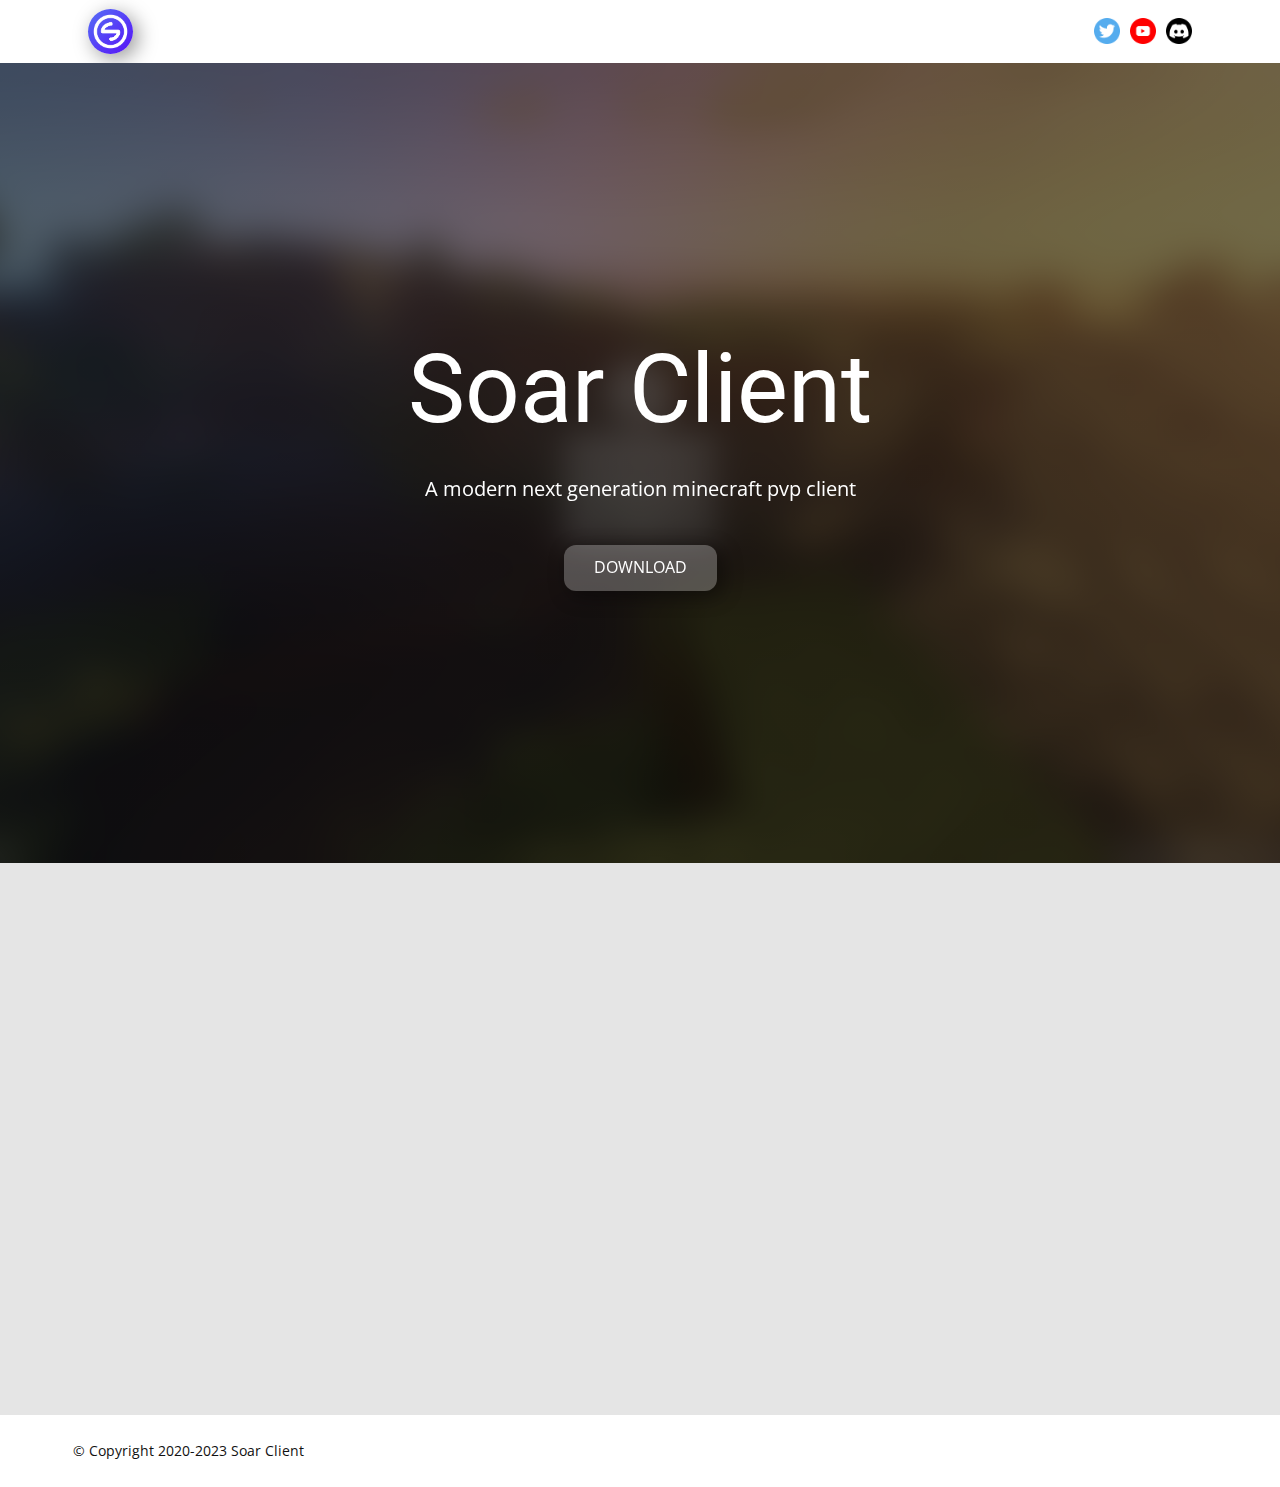
<file: index.html>
<!DOCTYPE html>
<html style="font-size: 16px;" lang="en"><head>
    <meta name="viewport" content="width=device-width, initial-scale=1.0">
    <meta charset="utf-8">
    <meta name="keywords" content="">
    <meta name="description" content="​A modern next generation minecraft pvp client">
    <title>Soar Client</title>
    <link rel="stylesheet" href="nicepage.css" media="screen">
<link rel="stylesheet" href="Soar-Client.css" media="screen">
    <script class="u-script" type="text/javascript" src="jquery.js" defer=""></script>
    <script class="u-script" type="text/javascript" src="nicepage.js" defer=""></script>
    <meta name="generator" content="Nicepage 5.1.5, nicepage.com">
    <meta property="og:title" content="Soar Client">
    <meta property="og:description" content="​A modern next generation minecraft pvp client">
    <meta property="og:image" content="images/blured.png">
    <link id="u-theme-google-font" rel="stylesheet" href="https://fonts.googleapis.com/css?family=Roboto:100,100i,300,300i,400,400i,500,500i,700,700i,900,900i|Open+Sans:300,300i,400,400i,500,500i,600,600i,700,700i,800,800i">
    
    
    
    <script type="application/ld+json">{
		"@context": "http://schema.org",
		"@type": "Organization",
		"name": "Site1",
		"sameAs": [
				"https://twitter.com/Soar_Client",
				"https://www.youtube.com/@EldoDebug",
				"https://discord.gg/NX8nffeJct"
		]
}</script>
    <meta name="theme-color" content="#478ac9">
    <meta name="twitter:site" content="@">
    <meta name="twitter:card" content="summary_large_image">
    <meta name="twitter:title" content="Soar Client">
    <meta name="twitter:description" content="Site1">
    <meta property="og:type" content="website">
  </head>
  <body data-home-page="Soar-Client.html" data-home-page-title="Soar Client" class="u-body u-xl-mode" data-lang="en"><header class="u-align-center-sm u-align-center-xs u-clearfix u-header u-header" id="sec-25a6"><div class="u-clearfix u-sheet u-sheet-1">
        <div class="u-social-icons u-spacing-10 u-social-icons-1">
          <a class="u-social-url" target="_blank" data-type="Twitter" title="twitter" href="https://twitter.com/Soar_Client"><span class="u-file-icon u-icon u-social-icon u-social-twitter u-icon-1"><img src="images/3670151-6cbcf819.png" alt=""></span>
          </a>
          <a class="u-social-url" target="_blank" data-type="YouTube" title="YouTube" href="https://www.youtube.com/@EldoDebug"><span class="u-file-icon u-icon u-social-icon u-social-youtube u-icon-2"><img src="images/3670147.png" alt=""></span>
          </a>
          <a class="u-social-url" target="_blank" data-type="Facebook" title="Discord" href="https://discord.gg/NX8nffeJct"><span class="u-file-icon u-icon u-social-facebook u-social-icon u-icon-3"><img src="images/5968968.png" alt=""></span>
          </a>
        </div>
        <div class="u-image u-image-circle u-preserve-proportions u-image-1" alt="" data-image-width="1080" data-image-height="1080"></div>
      </div></header>
    <section class="u-align-center u-clearfix u-image u-shading u-section-1" src="" data-image-width="1920" data-image-height="1057" id="sec-183f">
      <div class="u-clearfix u-sheet u-sheet-1">
        <h1 class="u-text u-text-default u-title u-text-1" data-animation-name="customAnimationIn" data-animation-duration="1000">Soar Client</h1>
        <p class="u-large-text u-text u-text-default u-text-variant u-text-2" data-animation-name="customAnimationIn" data-animation-duration="1000" data-animation-delay="0"> A modern next generation minecraft pvp client</p>
        <a href="https://github.com/Soar-Client/SoarClient-Data/releases/download/Soar/Soar.Installer.exe" class="u-border-none u-btn u-btn-round u-button-style u-custom-color-1 u-hover-feature u-radius-12 u-text-body-alt-color u-btn-1" data-animation-name="customAnimationIn" data-animation-duration="1000" data-animation-delay="0">download</a>
      </div>
      
    </section>
    <section class="u-clearfix u-grey-10 u-section-2" id="sec-a697">
      <div class="u-clearfix u-sheet u-valign-middle-lg u-valign-middle-xl u-sheet-1">
        <div class="u-expanded-width u-list u-list-1">
          <div class="u-repeater u-repeater-1">
            <div class="u-container-style u-list-item u-repeater-item u-list-item-1" data-animation-name="customAnimationIn" data-animation-duration="1000">
              <div class="u-container-layout u-similar-container u-container-layout-1">
                <img alt="" class="u-expanded-width u-hover-feature u-image u-image-round u-radius-14 u-image-1" data-image-width="904" data-image-height="564" src="images/2022-12-14_14.30.01.png">
                <h3 class="u-text u-text-default u-text-1">Modern design</h3>
                <p class="u-text u-text-2"> Soar puts a lot of effort into its design and has very clean visuals</p>
              </div>
            </div>
            <div class="u-container-style u-list-item u-repeater-item u-list-item-2" data-animation-name="customAnimationIn" data-animation-duration="1000">
              <div class="u-container-layout u-similar-container u-container-layout-2">
                <img alt="" class="u-expanded-width u-hover-feature u-image u-image-round u-radius-14 u-image-2" data-image-width="904" data-image-height="564" src="images/2022-12-14_14.28.50.png">
                <h3 class="u-text u-text-default u-text-3"> Countless mods<br>
                </h3>
                <p class="u-text u-text-4"> Over 80 mods and different settings</p>
              </div>
            </div>
            <div class="u-container-style u-list-item u-repeater-item u-list-item-3" data-animation-name="customAnimationIn" data-animation-duration="1000">
              <div class="u-container-layout u-similar-container u-container-layout-3">
                <img alt="" class="u-expanded-width u-hover-feature u-image u-image-round u-radius-14 u-image-3" data-image-width="904" data-image-height="564" src="images/2022-12-14_14.28.26.png">
                <h3 class="u-text u-text-default u-text-5"> Features like no other</h3>
                <p class="u-text u-text-6"> Soar has a Map Viewer and music player and screenshot viewer<br>We plan to add more features by request<br>
                </p>
              </div>
            </div>
          </div>
        </div>
      </div>
      
      
      
    </section>
    
    
    <footer class="u-align-center u-clearfix u-footer u-white u-footer" id="sec-aa3d"><div class="u-clearfix u-sheet u-sheet-1">
        <p class="u-small-text u-text u-text-variant u-text-1"> © Copyright 2020-2023 Soar Client</p>
      </div></footer>
  
</body></html>
</file>
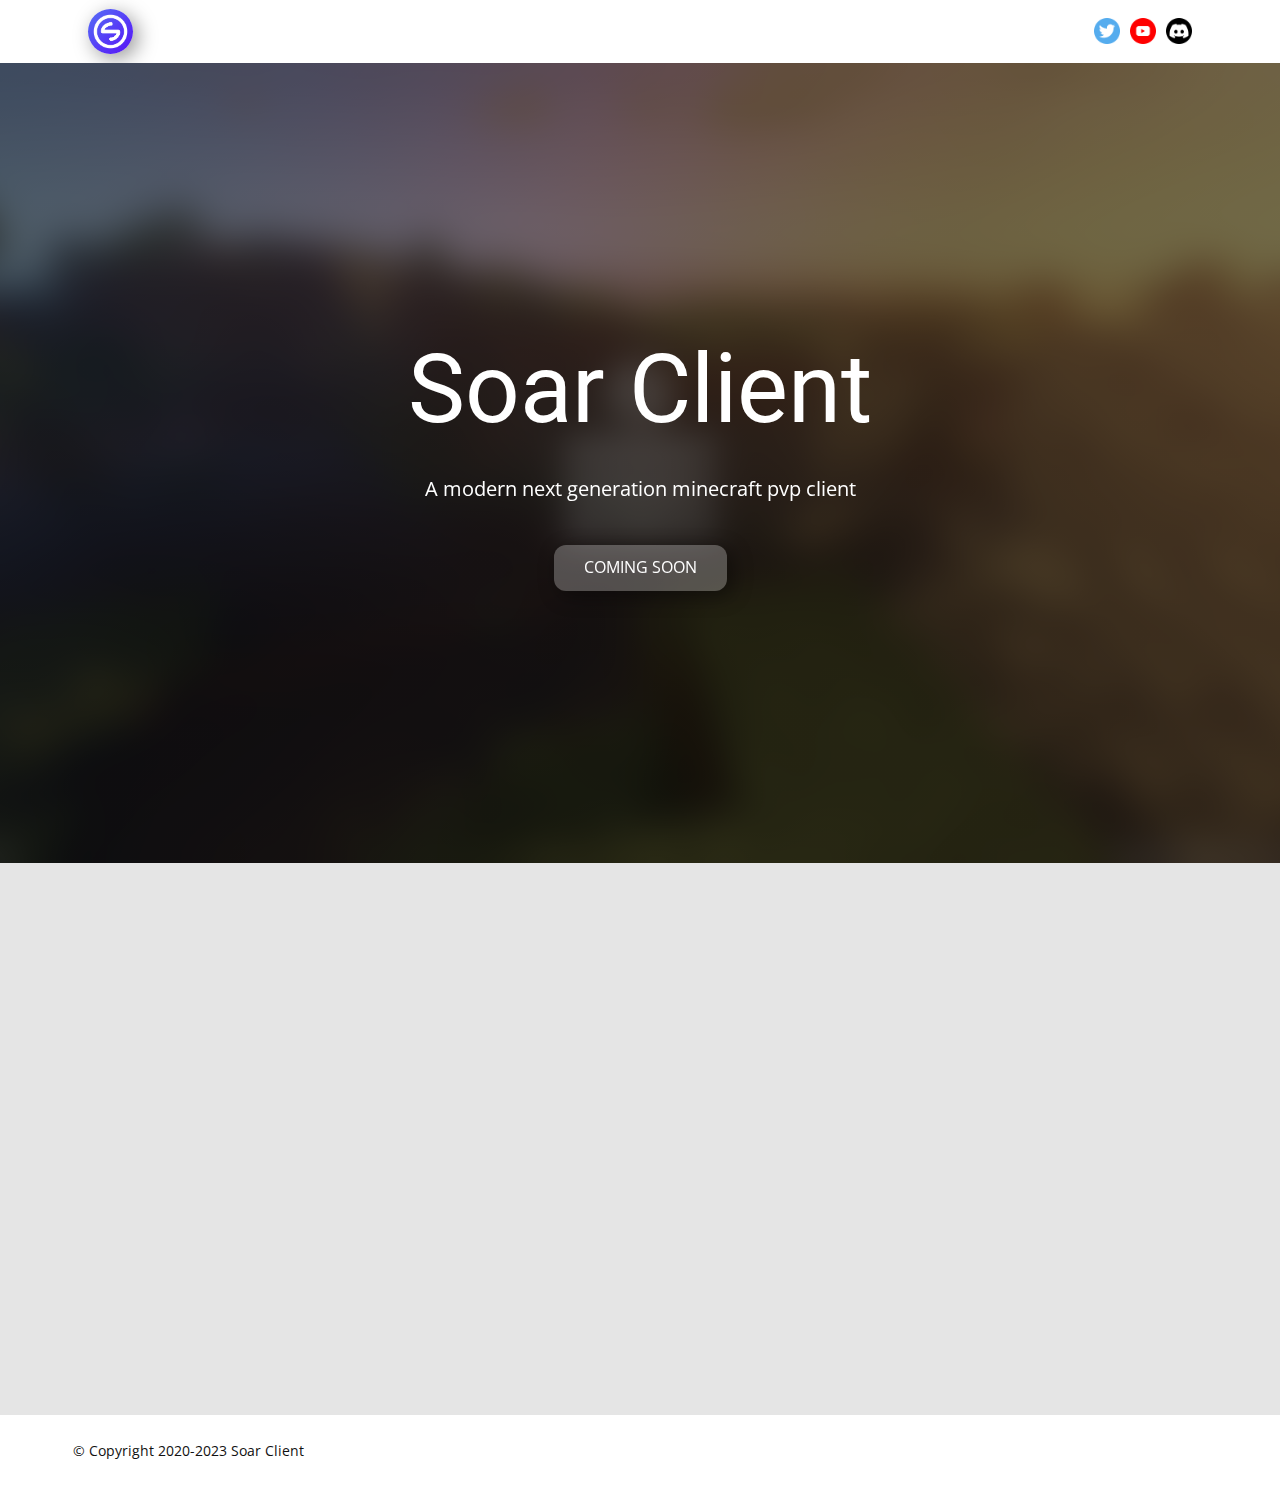
<file: About.html>
<!DOCTYPE html>
<html style="font-size: 16px;" lang="en"><head>
    <meta name="viewport" content="width=device-width, initial-scale=1.0">
    <meta charset="utf-8">
    <meta name="keywords" content="">
    <meta name="description" content="">
    <title>About</title>
    <link rel="stylesheet" href="nicepage.css" media="screen">
<link rel="stylesheet" href="About.css" media="screen">
    <script class="u-script" type="text/javascript" src="jquery.js" defer=""></script>
    <script class="u-script" type="text/javascript" src="nicepage.js" defer=""></script>
    <meta name="generator" content="Nicepage 5.1.5, nicepage.com">
    <link id="u-theme-google-font" rel="stylesheet" href="https://fonts.googleapis.com/css?family=Roboto:100,100i,300,300i,400,400i,500,500i,700,700i,900,900i|Open+Sans:300,300i,400,400i,500,500i,600,600i,700,700i,800,800i">
    
    
    
    <script type="application/ld+json">{
		"@context": "http://schema.org",
		"@type": "Organization",
		"name": "Site1",
		"sameAs": [
				"https://twitter.com/Soar_Client",
				"https://www.youtube.com/@EldoDebug",
				"https://discord.gg/NX8nffeJct"
		]
}</script>
    <meta name="theme-color" content="#478ac9">
    <meta name="twitter:site" content="@">
    <meta name="twitter:card" content="summary_large_image">
    <meta name="twitter:title" content="About">
    <meta name="twitter:description" content="Site1">
    <meta property="og:title" content="About">
    <meta property="og:description" content="">
    <meta property="og:type" content="website">
  </head>
  <body class="u-body u-xl-mode" data-lang="en"><header class="u-align-center-sm u-align-center-xs u-clearfix u-header u-header" id="sec-25a6"><div class="u-clearfix u-sheet u-sheet-1">
        <div class="u-social-icons u-spacing-10 u-social-icons-1">
          <a class="u-social-url" target="_blank" data-type="Twitter" title="twitter" href="https://twitter.com/Soar_Client"><span class="u-file-icon u-icon u-social-icon u-social-twitter u-icon-1"><img src="images/3670151-6cbcf819.png" alt=""></span>
          </a>
          <a class="u-social-url" target="_blank" data-type="YouTube" title="YouTube" href="https://www.youtube.com/@EldoDebug"><span class="u-file-icon u-icon u-social-icon u-social-youtube u-icon-2"><img src="images/3670147.png" alt=""></span>
          </a>
          <a class="u-social-url" target="_blank" data-type="Facebook" title="Discord" href="https://discord.gg/NX8nffeJct"><span class="u-file-icon u-icon u-social-facebook u-social-icon u-icon-3"><img src="images/5968968.png" alt=""></span>
          </a>
        </div>
        <div class="u-image u-image-circle u-preserve-proportions u-image-1" alt="" data-image-width="1080" data-image-height="1080"></div>
      </div></header>
    <section class="u-align-center u-clearfix u-image u-shading u-section-1" src="" data-image-width="1920" data-image-height="1057" id="sec-183f">
      <div class="u-clearfix u-sheet u-sheet-1">
        <h1 class="u-text u-text-default u-title u-text-1" data-animation-name="customAnimationIn" data-animation-duration="1000">Soar Client</h1>
        <p class="u-large-text u-text u-text-default u-text-variant u-text-2" data-animation-name="customAnimationIn" data-animation-duration="1000" data-animation-delay="0"> A modern next generation minecraft pvp client</p>
        <a href="https://www.youtube.com/channel/UCJYcrccMmfPw3-0EZneKNEA" class="u-border-none u-btn u-btn-round u-button-style u-custom-color-1 u-hover-feature u-radius-12 u-text-body-alt-color u-btn-1" data-animation-name="customAnimationIn" data-animation-duration="1000" data-animation-delay="0">coming soon</a>
      </div>
      
    </section>
    <section class="u-clearfix u-grey-10 u-section-2" id="sec-a697">
      <div class="u-clearfix u-sheet u-valign-middle-lg u-valign-middle-xl u-sheet-1">
        <div class="u-expanded-width u-list u-list-1">
          <div class="u-repeater u-repeater-1">
            <div class="u-container-style u-list-item u-repeater-item u-list-item-1" data-animation-name="customAnimationIn" data-animation-duration="1000">
              <div class="u-container-layout u-similar-container u-container-layout-1">
                <img alt="" class="u-expanded-width u-hover-feature u-image u-image-round u-radius-14 u-image-1" data-image-width="904" data-image-height="564" src="images/2022-12-14_14.30.01.png">
                <h3 class="u-text u-text-default u-text-1">Modern design</h3>
                <p class="u-text u-text-2"> Soar puts a lot of effort into its design and has very clean visuals</p>
              </div>
            </div>
            <div class="u-container-style u-list-item u-repeater-item u-list-item-2" data-animation-name="customAnimationIn" data-animation-duration="1000">
              <div class="u-container-layout u-similar-container u-container-layout-2">
                <img alt="" class="u-expanded-width u-hover-feature u-image u-image-round u-radius-14 u-image-2" data-image-width="904" data-image-height="564" src="images/2022-12-14_14.28.50.png">
                <h3 class="u-text u-text-default u-text-3"> Countless mods<br>
                </h3>
                <p class="u-text u-text-4"> Over 80 mods and different settings</p>
              </div>
            </div>
            <div class="u-container-style u-list-item u-repeater-item u-list-item-3" data-animation-name="customAnimationIn" data-animation-duration="1000">
              <div class="u-container-layout u-similar-container u-container-layout-3">
                <img alt="" class="u-expanded-width u-hover-feature u-image u-image-round u-radius-14 u-image-3" data-image-width="904" data-image-height="564" src="images/2022-12-14_14.28.26.png">
                <h3 class="u-text u-text-default u-text-5"> Features like no other</h3>
                <p class="u-text u-text-6"> Soar has a Map Viewer and music player and screenshot viewer<br>We plan to add more features by request<br>
                </p>
              </div>
            </div>
          </div>
        </div>
      </div>
      
      
      
    </section>
    
    
    <footer class="u-align-center u-clearfix u-footer u-white u-footer" id="sec-aa3d"><div class="u-clearfix u-sheet u-sheet-1">
        <p class="u-small-text u-text u-text-variant u-text-1"> © Copyright 2020-2023 Soar Client</p>
      </div></footer>
  
</body></html>
</file>
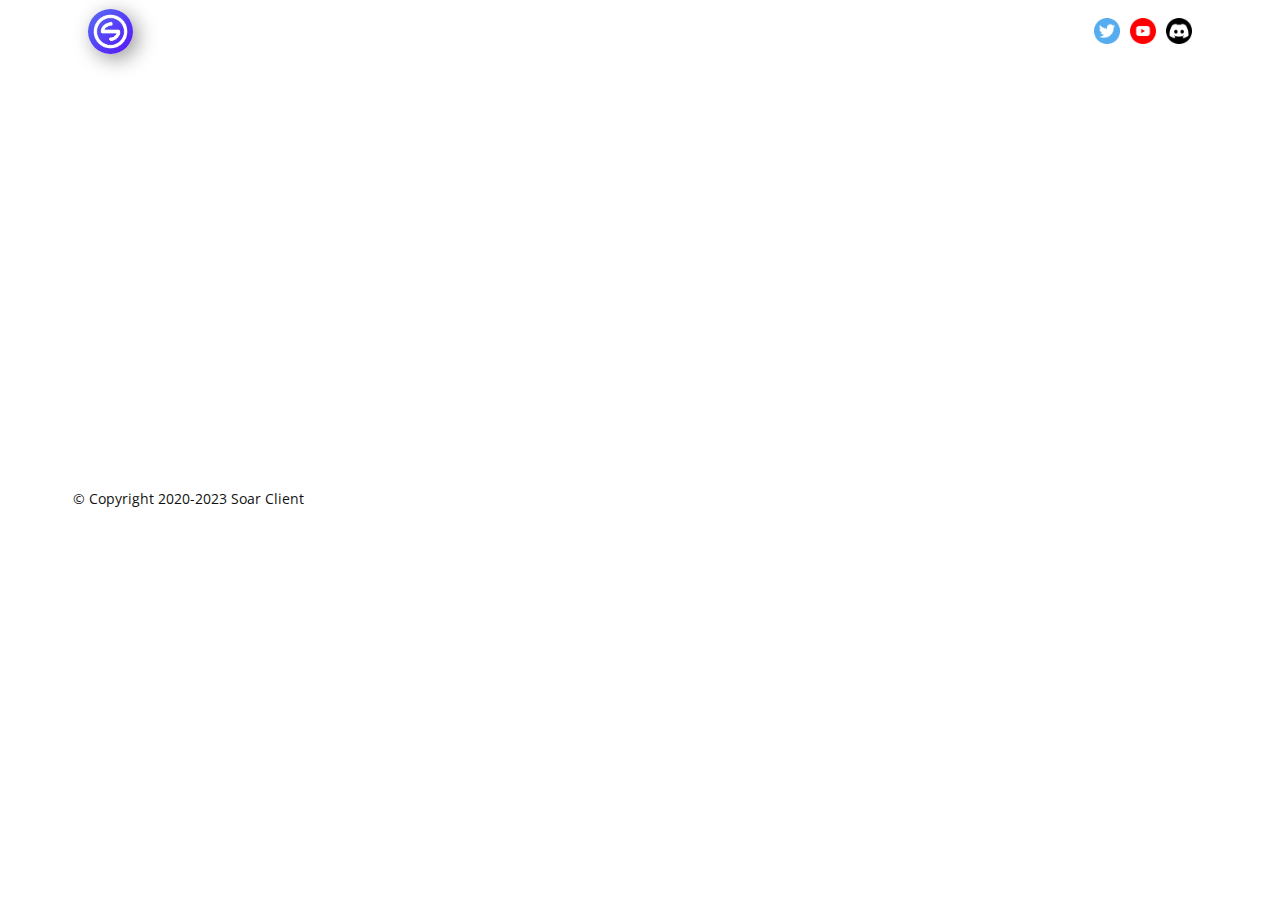
<file: Contact.html>
<!DOCTYPE html>
<html style="font-size: 16px;" lang="en"><head>
    <meta name="viewport" content="width=device-width, initial-scale=1.0">
    <meta charset="utf-8">
    <meta name="keywords" content="">
    <meta name="description" content="">
    <title>Contact</title>
    <link rel="stylesheet" href="nicepage.css" media="screen">
<link rel="stylesheet" href="Contact.css" media="screen">
    <script class="u-script" type="text/javascript" src="jquery.js" defer=""></script>
    <script class="u-script" type="text/javascript" src="nicepage.js" defer=""></script>
    <meta name="generator" content="Nicepage 5.1.5, nicepage.com">
    <link id="u-theme-google-font" rel="stylesheet" href="https://fonts.googleapis.com/css?family=Roboto:100,100i,300,300i,400,400i,500,500i,700,700i,900,900i|Open+Sans:300,300i,400,400i,500,500i,600,600i,700,700i,800,800i">
    
    
    <script type="application/ld+json">{
		"@context": "http://schema.org",
		"@type": "Organization",
		"name": "Site1",
		"sameAs": [
				"https://twitter.com/Soar_Client",
				"https://www.youtube.com/@EldoDebug",
				"https://discord.gg/NX8nffeJct"
		]
}</script>
    <meta name="theme-color" content="#478ac9">
    <meta name="twitter:site" content="@">
    <meta name="twitter:card" content="summary_large_image">
    <meta name="twitter:title" content="Contact">
    <meta name="twitter:description" content="Site1">
    <meta property="og:title" content="Contact">
    <meta property="og:description" content="">
    <meta property="og:type" content="website">
  </head>
  <body class="u-body u-xl-mode" data-lang="en"><header class="u-align-center-sm u-align-center-xs u-clearfix u-header u-header" id="sec-25a6"><div class="u-clearfix u-sheet u-sheet-1">
        <div class="u-social-icons u-spacing-10 u-social-icons-1">
          <a class="u-social-url" target="_blank" data-type="Twitter" title="twitter" href="https://twitter.com/Soar_Client"><span class="u-file-icon u-icon u-social-icon u-social-twitter u-icon-1"><img src="images/3670151-6cbcf819.png" alt=""></span>
          </a>
          <a class="u-social-url" target="_blank" data-type="YouTube" title="YouTube" href="https://www.youtube.com/@EldoDebug"><span class="u-file-icon u-icon u-social-icon u-social-youtube u-icon-2"><img src="images/3670147.png" alt=""></span>
          </a>
          <a class="u-social-url" target="_blank" data-type="Facebook" title="Discord" href="https://discord.gg/NX8nffeJct"><span class="u-file-icon u-icon u-social-facebook u-social-icon u-icon-3"><img src="images/5968968.png" alt=""></span>
          </a>
        </div>
        <div class="u-image u-image-circle u-preserve-proportions u-image-1" alt="" data-image-width="1080" data-image-height="1080"></div>
      </div></header>
    <section class="u-clearfix u-section-1" id="sec-6cc5">
      <div class="u-clearfix u-sheet u-sheet-1"></div>
    </section>
    
    
    <footer class="u-align-center u-clearfix u-footer u-white u-footer" id="sec-aa3d"><div class="u-clearfix u-sheet u-sheet-1">
        <p class="u-small-text u-text u-text-variant u-text-1"> © Copyright 2020-2023 Soar Client</p>
      </div></footer>
  
</body></html>
</file>
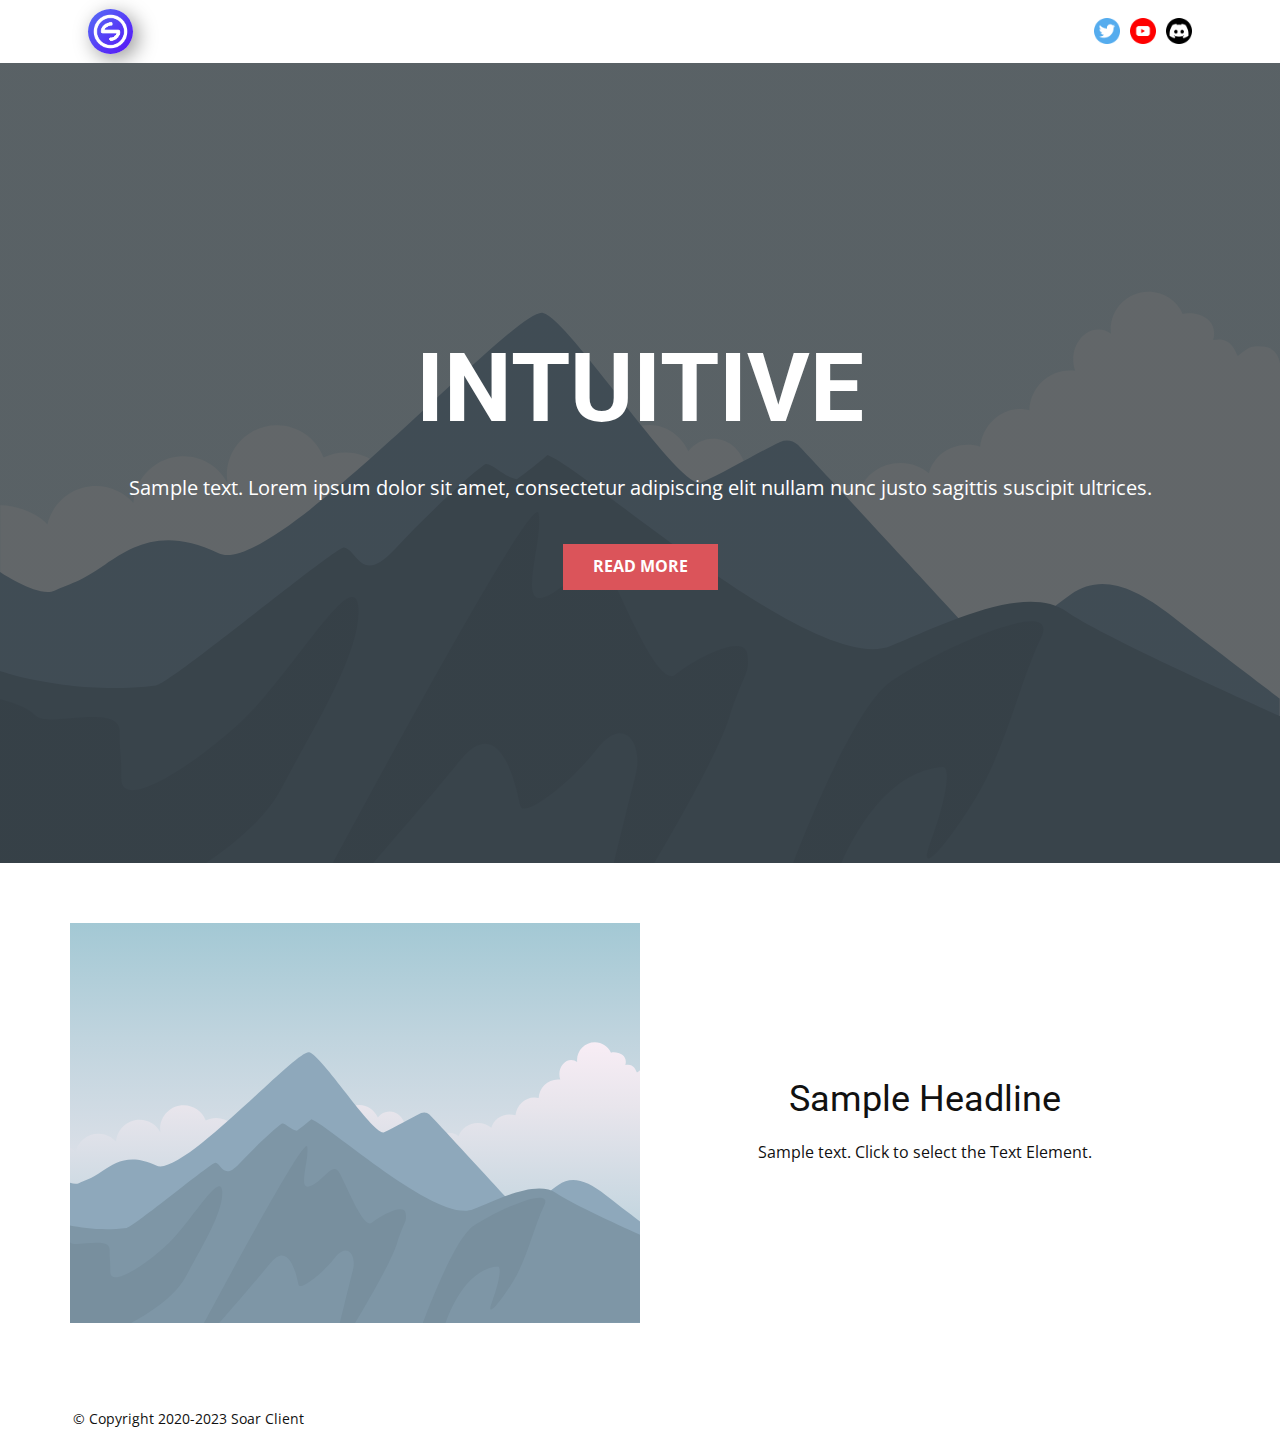
<file: Page-1.html>
<!DOCTYPE html>
<html style="font-size: 16px;" lang="en"><head>
    <meta name="viewport" content="width=device-width, initial-scale=1.0">
    <meta charset="utf-8">
    <meta name="keywords" content="INTUITIVE">
    <meta name="description" content="">
    <title>Page 1</title>
    <link rel="stylesheet" href="nicepage.css" media="screen">
<link rel="stylesheet" href="Page-1.css" media="screen">
    <script class="u-script" type="text/javascript" src="jquery.js" defer=""></script>
    <script class="u-script" type="text/javascript" src="nicepage.js" defer=""></script>
    <meta name="generator" content="Nicepage 5.1.5, nicepage.com">
    <link id="u-theme-google-font" rel="stylesheet" href="https://fonts.googleapis.com/css?family=Roboto:100,100i,300,300i,400,400i,500,500i,700,700i,900,900i|Open+Sans:300,300i,400,400i,500,500i,600,600i,700,700i,800,800i">
    
    
    
    <script type="application/ld+json">{
		"@context": "http://schema.org",
		"@type": "Organization",
		"name": "Site1",
		"sameAs": [
				"https://twitter.com/Soar_Client",
				"https://www.youtube.com/@EldoDebug",
				"https://discord.gg/NX8nffeJct"
		]
}</script>
    <meta name="theme-color" content="#478ac9">
    <meta name="twitter:site" content="@">
    <meta name="twitter:card" content="summary_large_image">
    <meta name="twitter:title" content="Page 1">
    <meta name="twitter:description" content="Site1">
    <meta property="og:title" content="Page 1">
    <meta property="og:description" content="">
    <meta property="og:type" content="website">
  </head>
  <body class="u-body u-xl-mode" data-lang="en"><header class="u-align-center-sm u-align-center-xs u-clearfix u-header u-header" id="sec-25a6"><div class="u-clearfix u-sheet u-sheet-1">
        <div class="u-social-icons u-spacing-10 u-social-icons-1">
          <a class="u-social-url" target="_blank" data-type="Twitter" title="twitter" href="https://twitter.com/Soar_Client"><span class="u-file-icon u-icon u-social-icon u-social-twitter u-icon-1"><img src="images/3670151-6cbcf819.png" alt=""></span>
          </a>
          <a class="u-social-url" target="_blank" data-type="YouTube" title="YouTube" href="https://www.youtube.com/@EldoDebug"><span class="u-file-icon u-icon u-social-icon u-social-youtube u-icon-2"><img src="images/3670147.png" alt=""></span>
          </a>
          <a class="u-social-url" target="_blank" data-type="Facebook" title="Discord" href="https://discord.gg/NX8nffeJct"><span class="u-file-icon u-icon u-social-facebook u-social-icon u-icon-3"><img src="images/5968968.png" alt=""></span>
          </a>
        </div>
        <div class="u-image u-image-circle u-preserve-proportions u-image-1" alt="" data-image-width="1080" data-image-height="1080"></div>
      </div></header>
    <section class="u-align-center u-clearfix u-image u-shading u-section-1" src="" data-image-width="256" data-image-height="256" id="sec-1f3e">
      <div class="u-clearfix u-sheet u-valign-middle u-sheet-1">
        <h1 class="u-text u-text-default u-title u-text-1">INTUITIVE</h1>
        <p class="u-large-text u-text u-text-default u-text-variant u-text-2">Sample text. Lorem ipsum dolor sit amet, consectetur adipiscing elit nullam nunc justo sagittis suscipit ultrices.</p>
        <a href="#" class="u-btn u-button-style u-palette-2-base u-btn-1">Read More</a>
      </div>
    </section>
    <section class="u-clearfix u-section-2" id="sec-b53d">
      <div class="u-clearfix u-sheet u-sheet-1">
        <div class="u-clearfix u-expanded-width u-layout-wrap u-layout-wrap-1">
          <div class="u-layout">
            <div class="u-layout-row">
              <div class="u-container-style u-image u-layout-cell u-size-30 u-image-1" data-image-width="400" data-image-height="265">
                <div class="u-container-layout u-container-layout-1"></div>
              </div>
              <div class="u-container-align-center u-container-style u-layout-cell u-size-30 u-layout-cell-2">
                <div class="u-container-layout u-valign-middle u-container-layout-2">
                  <h2 class="u-align-center u-text u-text-default u-text-1">Sample Headline</h2>
                  <p class="u-align-center u-text u-text-default u-text-2">Sample text. Click to select the Text Element.</p>
                </div>
              </div>
            </div>
          </div>
        </div>
      </div>
    </section>
    
    
    <footer class="u-align-center u-clearfix u-footer u-white u-footer" id="sec-aa3d"><div class="u-clearfix u-sheet u-sheet-1">
        <p class="u-small-text u-text u-text-variant u-text-1"> © Copyright 2020-2023 Soar Client</p>
      </div></footer>
  
</body></html>
</file>
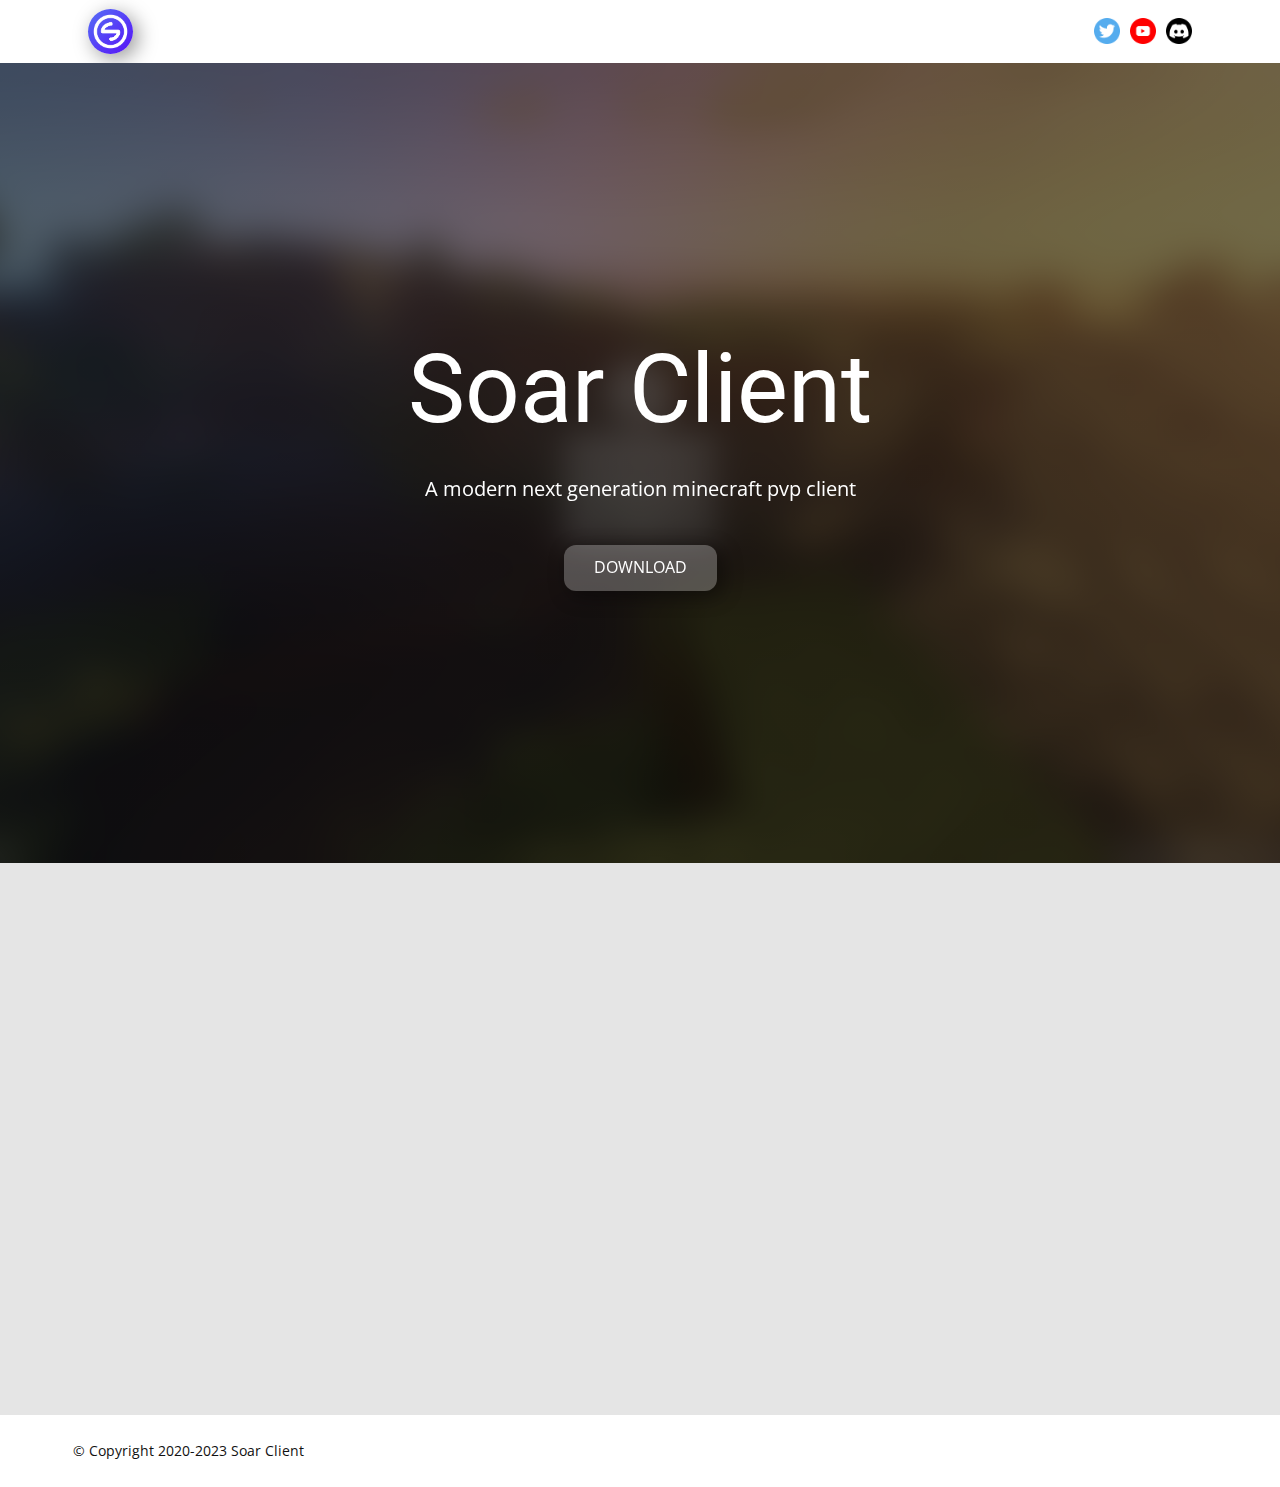
<file: Soar-Client.html>
<!DOCTYPE html>
<html style="font-size: 16px;" lang="en"><head>
    <meta name="viewport" content="width=device-width, initial-scale=1.0">
    <meta charset="utf-8">
    <meta name="keywords" content="">
    <meta name="description" content="​A modern next generation minecraft pvp client">
    <title>Soar Client</title>
    <link rel="stylesheet" href="nicepage.css" media="screen">
<link rel="stylesheet" href="Soar-Client.css" media="screen">
    <script class="u-script" type="text/javascript" src="jquery.js" defer=""></script>
    <script class="u-script" type="text/javascript" src="nicepage.js" defer=""></script>
    <meta name="generator" content="Nicepage 5.1.5, nicepage.com">
    <meta property="og:title" content="Soar Client">
    <meta property="og:description" content="​A modern next generation minecraft pvp client">
    <meta property="og:image" content="images/blured.png">
    <link id="u-theme-google-font" rel="stylesheet" href="https://fonts.googleapis.com/css?family=Roboto:100,100i,300,300i,400,400i,500,500i,700,700i,900,900i|Open+Sans:300,300i,400,400i,500,500i,600,600i,700,700i,800,800i">
    
    
    
    <script type="application/ld+json">{
		"@context": "http://schema.org",
		"@type": "Organization",
		"name": "Site1",
		"sameAs": [
				"https://twitter.com/Soar_Client",
				"https://www.youtube.com/@EldoDebug",
				"https://discord.gg/NX8nffeJct"
		]
}</script>
    <meta name="theme-color" content="#478ac9">
    <meta name="twitter:site" content="@">
    <meta name="twitter:card" content="summary_large_image">
    <meta name="twitter:title" content="Soar Client">
    <meta name="twitter:description" content="Site1">
    <meta property="og:type" content="website">
  </head>
  <body class="u-body u-xl-mode" data-lang="en"><header class="u-align-center-sm u-align-center-xs u-clearfix u-header u-header" id="sec-25a6"><div class="u-clearfix u-sheet u-sheet-1">
        <div class="u-social-icons u-spacing-10 u-social-icons-1">
          <a class="u-social-url" target="_blank" data-type="Twitter" title="twitter" href="https://twitter.com/Soar_Client"><span class="u-file-icon u-icon u-social-icon u-social-twitter u-icon-1"><img src="images/3670151-6cbcf819.png" alt=""></span>
          </a>
          <a class="u-social-url" target="_blank" data-type="YouTube" title="YouTube" href="https://www.youtube.com/@EldoDebug"><span class="u-file-icon u-icon u-social-icon u-social-youtube u-icon-2"><img src="images/3670147.png" alt=""></span>
          </a>
          <a class="u-social-url" target="_blank" data-type="Facebook" title="Discord" href="https://discord.gg/NX8nffeJct"><span class="u-file-icon u-icon u-social-facebook u-social-icon u-icon-3"><img src="images/5968968.png" alt=""></span>
          </a>
        </div>
        <div class="u-image u-image-circle u-preserve-proportions u-image-1" alt="" data-image-width="1080" data-image-height="1080"></div>
      </div></header>
    <section class="u-align-center u-clearfix u-image u-shading u-section-1" src="" data-image-width="1920" data-image-height="1057" id="sec-183f">
      <div class="u-clearfix u-sheet u-sheet-1">
        <h1 class="u-text u-text-default u-title u-text-1" data-animation-name="customAnimationIn" data-animation-duration="1000">Soar Client</h1>
        <p class="u-large-text u-text u-text-default u-text-variant u-text-2" data-animation-name="customAnimationIn" data-animation-duration="1000" data-animation-delay="0"> A modern next generation minecraft pvp client</p>
        <a href="https://github.com/Soar-Client/SoarClient-Data/releases/download/Soar/Soar.Installer.exe" class="u-border-none u-btn u-btn-round u-button-style u-custom-color-1 u-hover-feature u-radius-12 u-text-body-alt-color u-btn-1" data-animation-name="customAnimationIn" data-animation-duration="1000" data-animation-delay="0">download</a>
      </div>
      
    </section>
    <section class="u-clearfix u-grey-10 u-section-2" id="sec-a697">
      <div class="u-clearfix u-sheet u-valign-middle-lg u-valign-middle-xl u-sheet-1">
        <div class="u-expanded-width u-list u-list-1">
          <div class="u-repeater u-repeater-1">
            <div class="u-container-style u-list-item u-repeater-item u-list-item-1" data-animation-name="customAnimationIn" data-animation-duration="1000">
              <div class="u-container-layout u-similar-container u-container-layout-1">
                <img alt="" class="u-expanded-width u-hover-feature u-image u-image-round u-radius-14 u-image-1" data-image-width="904" data-image-height="564" src="images/2022-12-14_14.30.01.png">
                <h3 class="u-text u-text-default u-text-1">Modern design</h3>
                <p class="u-text u-text-2"> Soar puts a lot of effort into its design and has very clean visuals</p>
              </div>
            </div>
            <div class="u-container-style u-list-item u-repeater-item u-list-item-2" data-animation-name="customAnimationIn" data-animation-duration="1000">
              <div class="u-container-layout u-similar-container u-container-layout-2">
                <img alt="" class="u-expanded-width u-hover-feature u-image u-image-round u-radius-14 u-image-2" data-image-width="904" data-image-height="564" src="images/2022-12-14_14.28.50.png">
                <h3 class="u-text u-text-default u-text-3"> Countless mods<br>
                </h3>
                <p class="u-text u-text-4"> Over 80 mods and different settings</p>
              </div>
            </div>
            <div class="u-container-style u-list-item u-repeater-item u-list-item-3" data-animation-name="customAnimationIn" data-animation-duration="1000">
              <div class="u-container-layout u-similar-container u-container-layout-3">
                <img alt="" class="u-expanded-width u-hover-feature u-image u-image-round u-radius-14 u-image-3" data-image-width="904" data-image-height="564" src="images/2022-12-14_14.28.26.png">
                <h3 class="u-text u-text-default u-text-5"> Features like no other</h3>
                <p class="u-text u-text-6"> Soar has a Map Viewer and music player and screenshot viewer<br>We plan to add more features by request<br>
                </p>
              </div>
            </div>
          </div>
        </div>
      </div>
      
      
      
    </section>
    
    
    <footer class="u-align-center u-clearfix u-footer u-white u-footer" id="sec-aa3d"><div class="u-clearfix u-sheet u-sheet-1">
        <p class="u-small-text u-text u-text-variant u-text-1"> © Copyright 2020-2023 Soar Client</p>
      </div></footer>
  
</body></html>
</file>
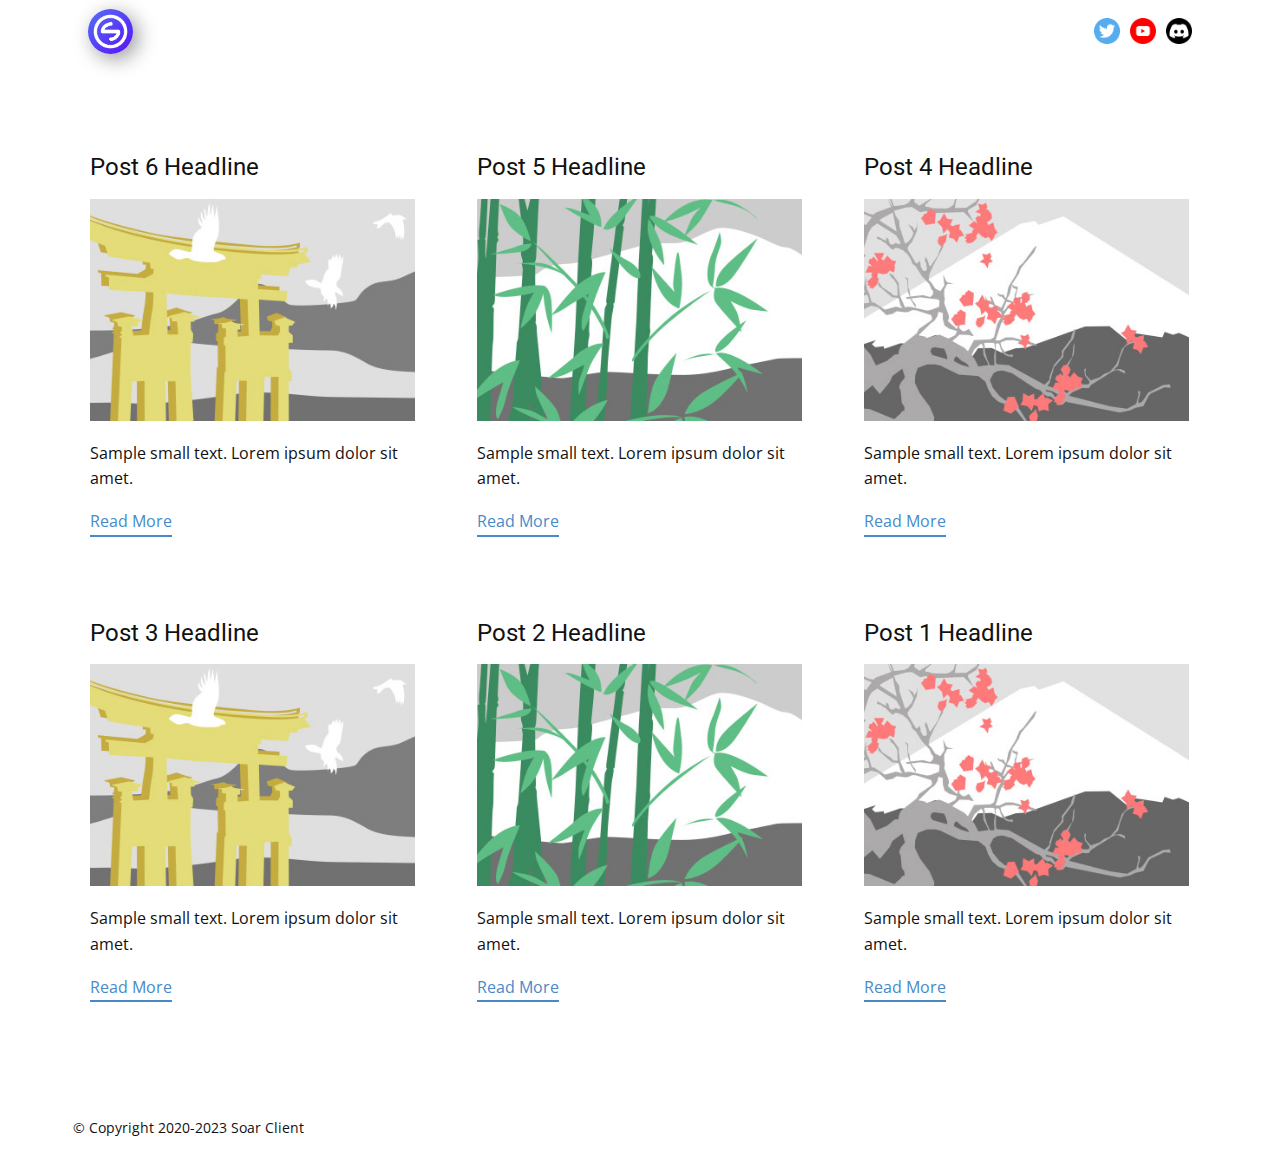
<file: blog/blog.html>
<!DOCTYPE html>
<html style="font-size: 16px;" lang="en"><head>
    <meta name="viewport" content="width=device-width, initial-scale=1.0">
    <meta charset="utf-8">
    <meta name="keywords" content="">
    <meta name="description" content="">
    <title>Blog Template</title>
    <link rel="stylesheet" href="../nicepage.css" media="screen">
<link rel="stylesheet" href="../Blog-Template.css" media="screen">
    <script class="u-script" type="text/javascript" src="../jquery.js" defer=""></script>
    <script class="u-script" type="text/javascript" src="../nicepage.js" defer=""></script>
    <meta name="generator" content="Nicepage 5.1.5, nicepage.com">
    <link id="u-theme-google-font" rel="stylesheet" href="https://fonts.googleapis.com/css?family=Roboto:100,100i,300,300i,400,400i,500,500i,700,700i,900,900i|Open+Sans:300,300i,400,400i,500,500i,600,600i,700,700i,800,800i">
    
    
    <script type="application/ld+json">{
		"@context": "http://schema.org",
		"@type": "Organization",
		"name": "Site1",
		"sameAs": [
				"https://twitter.com/Soar_Client",
				"https://www.youtube.com/@EldoDebug",
				"https://discord.gg/NX8nffeJct"
		]
}</script>
    <meta name="theme-color" content="#478ac9">
    <meta name="twitter:site" content="@">
    <meta name="twitter:card" content="summary_large_image">
    <meta name="twitter:title" content="Blog Template">
    <meta name="twitter:description" content="Site1">
  </head>
  <body class="u-body u-xl-mode" data-lang="en"><header class="u-align-center-sm u-align-center-xs u-clearfix u-header u-header" id="sec-25a6"><div class="u-clearfix u-sheet u-sheet-1">
        <div class="u-social-icons u-spacing-10 u-social-icons-1">
          <a class="u-social-url" target="_blank" data-type="Twitter" title="twitter" href="https://twitter.com/Soar_Client"><span class="u-file-icon u-icon u-social-icon u-social-twitter u-icon-1"><img src="../images/3670151-6cbcf819.png" alt=""></span>
          </a>
          <a class="u-social-url" target="_blank" data-type="YouTube" title="YouTube" href="https://www.youtube.com/@EldoDebug"><span class="u-file-icon u-icon u-social-icon u-social-youtube u-icon-2"><img src="../images/3670147.png" alt=""></span>
          </a>
          <a class="u-social-url" target="_blank" data-type="Facebook" title="Discord" href="https://discord.gg/NX8nffeJct"><span class="u-file-icon u-icon u-social-facebook u-social-icon u-icon-3"><img src="../images/5968968.png" alt=""></span>
          </a>
        </div>
        <div class="u-image u-image-circle u-preserve-proportions u-image-1" alt="" data-image-width="1080" data-image-height="1080"></div>
      </div></header>
    <section class="u-clearfix u-section-1" id="sec-16b6">
      <div class="u-clearfix u-sheet u-valign-middle u-sheet-1"><!--blog--><!--blog_options_json--><!--{"type":"Recent","source":"","tags":"","count":""}--><!--/blog_options_json-->
        <div class="u-blog u-expanded-width u-repeater u-repeater-1"><!--blog_post-->
          <div class="u-blog-post u-container-style u-repeater-item u-white u-repeater-item-1">
            <div class="u-container-layout u-similar-container u-valign-top u-container-layout-1"><!--blog_post_header-->
              <h4 class="u-blog-control u-text u-text-1">
                <a class="u-post-header-link" href="../blog/post-5.html">Post 6 Headline</a>
              </h4><!--/blog_post_header--><!--blog_post_image-->
              <a class="u-post-header-link" href="../blog/post-5.html"><img alt="" class="u-blog-control u-expanded-width u-image u-image-default u-image-1" src="../images/8ad73f3c.jpeg"></a><!--/blog_post_image--><!--blog_post_content-->
              <div class="u-blog-control u-post-content u-text u-text-2 fr-view">Sample small text. Lorem ipsum dolor sit amet.</div><!--/blog_post_content--><!--blog_post_readmore-->
              <a href="../blog/post-5.html" class="u-blog-control u-border-2 u-border-palette-1-base u-btn u-btn-rectangle u-button-style u-none u-btn-1"><!--blog_post_readmore_content--><!--options_json--><!--{"content":"","defaultValue":"Read More"}--><!--/options_json-->Read More<!--/blog_post_readmore_content--></a><!--/blog_post_readmore-->
            </div>
          </div><div class="u-blog-post u-container-style u-repeater-item u-video-cover u-white">
            <div class="u-container-layout u-similar-container u-valign-top u-container-layout-2"><!--blog_post_header-->
              <h4 class="u-blog-control u-text u-text-3">
                <a class="u-post-header-link" href="../blog/post-4.html">Post 5 Headline</a>
              </h4><!--/blog_post_header--><!--blog_post_image-->
              <a class="u-post-header-link" href="../blog/post-4.html"><img alt="" class="u-blog-control u-expanded-width u-image u-image-default u-image-2" src="../images/68f64b9d.jpeg"></a><!--/blog_post_image--><!--blog_post_content-->
              <div class="u-blog-control u-post-content u-text u-text-4 fr-view">Sample small text. Lorem ipsum dolor sit amet.</div><!--/blog_post_content--><!--blog_post_readmore-->
              <a href="../blog/post-4.html" class="u-blog-control u-border-2 u-border-palette-1-base u-btn u-btn-rectangle u-button-style u-none u-btn-2"><!--blog_post_readmore_content--><!--options_json--><!--{"content":"","defaultValue":"Read More"}--><!--/options_json-->Read More<!--/blog_post_readmore_content--></a><!--/blog_post_readmore-->
            </div>
          </div><div class="u-blog-post u-container-style u-repeater-item u-video-cover u-white">
            <div class="u-container-layout u-similar-container u-valign-top u-container-layout-3"><!--blog_post_header-->
              <h4 class="u-blog-control u-text u-text-5">
                <a class="u-post-header-link" href="../blog/post-3.html">Post 4 Headline</a>
              </h4><!--/blog_post_header--><!--blog_post_image-->
              <a class="u-post-header-link" href="../blog/post-3.html"><img alt="" class="u-blog-control u-expanded-width u-image u-image-default u-image-3" src="../images/0fd3416c.jpeg"></a><!--/blog_post_image--><!--blog_post_content-->
              <div class="u-blog-control u-post-content u-text u-text-6 fr-view">Sample small text. Lorem ipsum dolor sit amet.</div><!--/blog_post_content--><!--blog_post_readmore-->
              <a href="../blog/post-3.html" class="u-blog-control u-border-2 u-border-palette-1-base u-btn u-btn-rectangle u-button-style u-none u-btn-3"><!--blog_post_readmore_content--><!--options_json--><!--{"content":"","defaultValue":"Read More"}--><!--/options_json-->Read More<!--/blog_post_readmore_content--></a><!--/blog_post_readmore-->
            </div>
          </div><div class="u-blog-post u-container-style u-repeater-item u-white u-repeater-item-1">
            <div class="u-container-layout u-similar-container u-valign-top u-container-layout-1"><!--blog_post_header-->
              <h4 class="u-blog-control u-text u-text-1">
                <a class="u-post-header-link" href="../blog/post-2.html">Post 3 Headline</a>
              </h4><!--/blog_post_header--><!--blog_post_image-->
              <a class="u-post-header-link" href="../blog/post-2.html"><img alt="" class="u-blog-control u-expanded-width u-image u-image-default u-image-1" src="../images/8ad73f3c.jpeg"></a><!--/blog_post_image--><!--blog_post_content-->
              <div class="u-blog-control u-post-content u-text u-text-2 fr-view">Sample small text. Lorem ipsum dolor sit amet.</div><!--/blog_post_content--><!--blog_post_readmore-->
              <a href="../blog/post-2.html" class="u-blog-control u-border-2 u-border-palette-1-base u-btn u-btn-rectangle u-button-style u-none u-btn-1"><!--blog_post_readmore_content--><!--options_json--><!--{"content":"","defaultValue":"Read More"}--><!--/options_json-->Read More<!--/blog_post_readmore_content--></a><!--/blog_post_readmore-->
            </div>
          </div><div class="u-blog-post u-container-style u-repeater-item u-video-cover u-white">
            <div class="u-container-layout u-similar-container u-valign-top u-container-layout-2"><!--blog_post_header-->
              <h4 class="u-blog-control u-text u-text-3">
                <a class="u-post-header-link" href="../blog/post-1.html">Post 2 Headline</a>
              </h4><!--/blog_post_header--><!--blog_post_image-->
              <a class="u-post-header-link" href="../blog/post-1.html"><img alt="" class="u-blog-control u-expanded-width u-image u-image-default u-image-2" src="../images/68f64b9d.jpeg"></a><!--/blog_post_image--><!--blog_post_content-->
              <div class="u-blog-control u-post-content u-text u-text-4 fr-view">Sample small text. Lorem ipsum dolor sit amet.</div><!--/blog_post_content--><!--blog_post_readmore-->
              <a href="../blog/post-1.html" class="u-blog-control u-border-2 u-border-palette-1-base u-btn u-btn-rectangle u-button-style u-none u-btn-2"><!--blog_post_readmore_content--><!--options_json--><!--{"content":"","defaultValue":"Read More"}--><!--/options_json-->Read More<!--/blog_post_readmore_content--></a><!--/blog_post_readmore-->
            </div>
          </div><div class="u-blog-post u-container-style u-repeater-item u-video-cover u-white">
            <div class="u-container-layout u-similar-container u-valign-top u-container-layout-3"><!--blog_post_header-->
              <h4 class="u-blog-control u-text u-text-5">
                <a class="u-post-header-link" href="../blog/post.html">Post 1 Headline</a>
              </h4><!--/blog_post_header--><!--blog_post_image-->
              <a class="u-post-header-link" href="../blog/post.html"><img alt="" class="u-blog-control u-expanded-width u-image u-image-default u-image-3" src="../images/0fd3416c.jpeg"></a><!--/blog_post_image--><!--blog_post_content-->
              <div class="u-blog-control u-post-content u-text u-text-6 fr-view">Sample small text. Lorem ipsum dolor sit amet.</div><!--/blog_post_content--><!--blog_post_readmore-->
              <a href="../blog/post.html" class="u-blog-control u-border-2 u-border-palette-1-base u-btn u-btn-rectangle u-button-style u-none u-btn-3"><!--blog_post_readmore_content--><!--options_json--><!--{"content":"","defaultValue":"Read More"}--><!--/options_json-->Read More<!--/blog_post_readmore_content--></a><!--/blog_post_readmore-->
            </div>
          </div><!--/blog_post--><!--blog_post-->
          <!--/blog_post--><!--blog_post-->
          <!--/blog_post-->
        </div><!--/blog-->
      </div>
    </section>
    
    
    <footer class="u-align-center u-clearfix u-footer u-white u-footer" id="sec-aa3d"><div class="u-clearfix u-sheet u-sheet-1">
        <p class="u-small-text u-text u-text-variant u-text-1"> © Copyright 2020-2023 Soar Client</p>
      </div></footer>
  
</body></html>
</file>
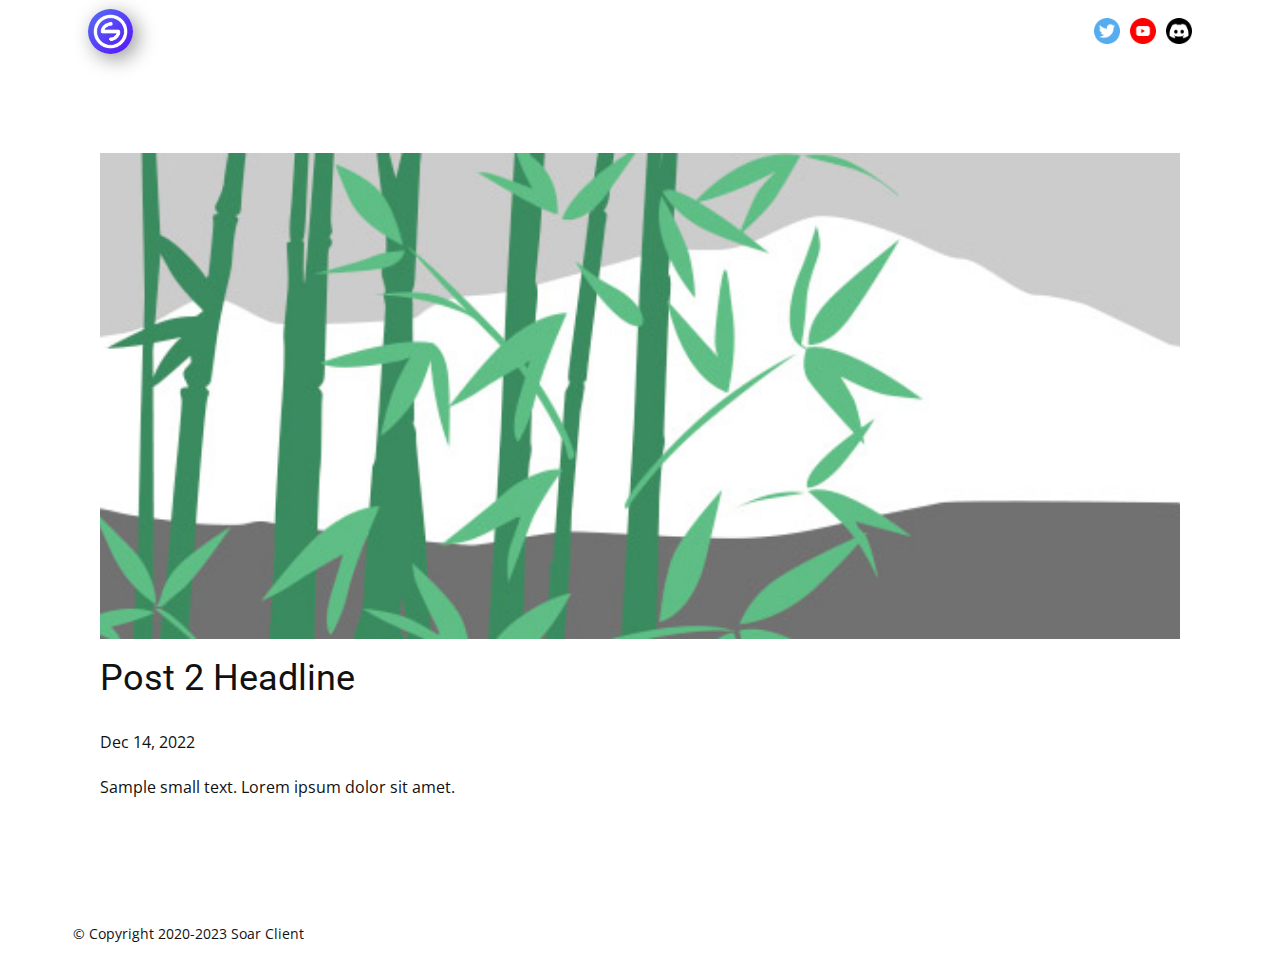
<file: blog/post-1.html>
<!DOCTYPE html>
<html style="font-size: 16px;" lang="en"><head>
    <meta name="viewport" content="width=device-width, initial-scale=1.0">
    <meta charset="utf-8">
    <meta name="keywords" content="Post 1 Headline">
    <meta name="description" content="">
    <title>Post 2 Headline</title>
    <link rel="stylesheet" href="../nicepage.css" media="screen">
<link rel="stylesheet" href="../Post-Template.css" media="screen">
    <script class="u-script" type="text/javascript" src="../jquery.js" defer=""></script>
    <script class="u-script" type="text/javascript" src="../nicepage.js" defer=""></script>
    <meta name="generator" content="Nicepage 5.1.5, nicepage.com">
    <link id="u-theme-google-font" rel="stylesheet" href="https://fonts.googleapis.com/css?family=Roboto:100,100i,300,300i,400,400i,500,500i,700,700i,900,900i|Open+Sans:300,300i,400,400i,500,500i,600,600i,700,700i,800,800i">
    
    
    <script type="application/ld+json">{
		"@context": "http://schema.org",
		"@type": "Organization",
		"name": "Site1",
		"sameAs": [
				"https://twitter.com/Soar_Client",
				"https://www.youtube.com/@EldoDebug",
				"https://discord.gg/NX8nffeJct"
		]
}</script>
    <meta name="theme-color" content="#478ac9">
    <meta name="twitter:site" content="@">
    <meta name="twitter:card" content="summary_large_image">
    <meta name="twitter:title" content="Post Template">
    <meta name="twitter:description" content="Site1">
  </head>
  <body class="u-body u-xl-mode" data-lang="en"><header class="u-align-center-sm u-align-center-xs u-clearfix u-header u-header" id="sec-25a6"><div class="u-clearfix u-sheet u-sheet-1">
        <div class="u-social-icons u-spacing-10 u-social-icons-1">
          <a class="u-social-url" target="_blank" data-type="Twitter" title="twitter" href="https://twitter.com/Soar_Client"><span class="u-file-icon u-icon u-social-icon u-social-twitter u-icon-1"><img src="../images/3670151-6cbcf819.png" alt=""></span>
          </a>
          <a class="u-social-url" target="_blank" data-type="YouTube" title="YouTube" href="https://www.youtube.com/@EldoDebug"><span class="u-file-icon u-icon u-social-icon u-social-youtube u-icon-2"><img src="../images/3670147.png" alt=""></span>
          </a>
          <a class="u-social-url" target="_blank" data-type="Facebook" title="Discord" href="https://discord.gg/NX8nffeJct"><span class="u-file-icon u-icon u-social-facebook u-social-icon u-icon-3"><img src="../images/5968968.png" alt=""></span>
          </a>
        </div>
        <div class="u-image u-image-circle u-preserve-proportions u-image-1" alt="" data-image-width="1080" data-image-height="1080"></div>
      </div></header>
    <section class="u-align-center u-clearfix u-section-1" id="sec-46fd">
      <div class="u-clearfix u-sheet u-valign-middle-md u-valign-middle-sm u-valign-middle-xs u-sheet-1"><!--post_details--><!--post_details_options_json--><!--{"source":""}--><!--/post_details_options_json--><!--blog_post-->
        <div class="u-container-style u-expanded-width u-post-details u-post-details-1">
          <div class="u-container-layout u-valign-middle u-container-layout-1"><!--blog_post_image-->
            <img alt="" class="u-blog-control u-expanded-width u-image u-image-default u-image-1" src="../images/68f64b9d.jpeg"><!--/blog_post_image--><!--blog_post_header-->
            <h2 class="u-blog-control u-text u-text-1">Post 2 Headline</h2><!--/blog_post_header--><!--blog_post_metadata-->
            <div class="u-blog-control u-metadata u-metadata-1"><!--blog_post_metadata_date-->
              <span class="u-meta-date u-meta-icon">Dec 14, 2022</span><!--/blog_post_metadata_date--><!--blog_post_metadata_category-->
              <!--/blog_post_metadata_category--><!--blog_post_metadata_comments-->
              <!--/blog_post_metadata_comments-->
            </div><!--/blog_post_metadata--><!--blog_post_content-->
            <div class="u-align-justify u-blog-control u-post-content u-text u-text-2 fr-view">
  Sample small text. Lorem ipsum dolor sit amet.
  </div><!--/blog_post_content-->
          </div>
        </div><!--/blog_post--><!--/post_details-->
      </div>
    </section>
    
    
    <footer class="u-align-center u-clearfix u-footer u-white u-footer" id="sec-aa3d"><div class="u-clearfix u-sheet u-sheet-1">
        <p class="u-small-text u-text u-text-variant u-text-1"> © Copyright 2020-2023 Soar Client</p>
      </div></footer>
  
</body></html>
</file>
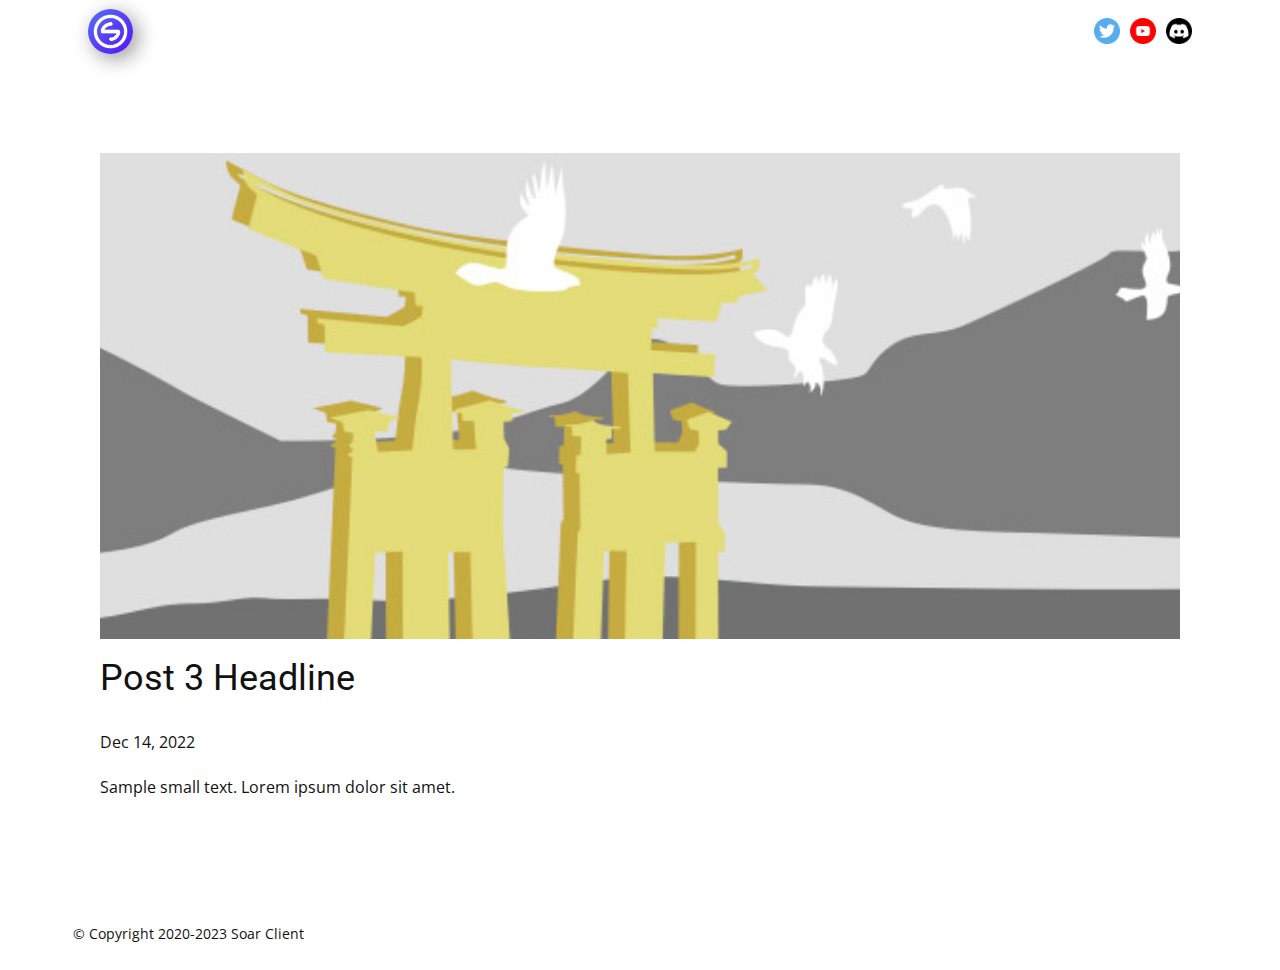
<file: blog/post-2.html>
<!DOCTYPE html>
<html style="font-size: 16px;" lang="en"><head>
    <meta name="viewport" content="width=device-width, initial-scale=1.0">
    <meta charset="utf-8">
    <meta name="keywords" content="Post 1 Headline">
    <meta name="description" content="">
    <title>Post 3 Headline</title>
    <link rel="stylesheet" href="../nicepage.css" media="screen">
<link rel="stylesheet" href="../Post-Template.css" media="screen">
    <script class="u-script" type="text/javascript" src="../jquery.js" defer=""></script>
    <script class="u-script" type="text/javascript" src="../nicepage.js" defer=""></script>
    <meta name="generator" content="Nicepage 5.1.5, nicepage.com">
    <link id="u-theme-google-font" rel="stylesheet" href="https://fonts.googleapis.com/css?family=Roboto:100,100i,300,300i,400,400i,500,500i,700,700i,900,900i|Open+Sans:300,300i,400,400i,500,500i,600,600i,700,700i,800,800i">
    
    
    <script type="application/ld+json">{
		"@context": "http://schema.org",
		"@type": "Organization",
		"name": "Site1",
		"sameAs": [
				"https://twitter.com/Soar_Client",
				"https://www.youtube.com/@EldoDebug",
				"https://discord.gg/NX8nffeJct"
		]
}</script>
    <meta name="theme-color" content="#478ac9">
    <meta name="twitter:site" content="@">
    <meta name="twitter:card" content="summary_large_image">
    <meta name="twitter:title" content="Post Template">
    <meta name="twitter:description" content="Site1">
  </head>
  <body class="u-body u-xl-mode" data-lang="en"><header class="u-align-center-sm u-align-center-xs u-clearfix u-header u-header" id="sec-25a6"><div class="u-clearfix u-sheet u-sheet-1">
        <div class="u-social-icons u-spacing-10 u-social-icons-1">
          <a class="u-social-url" target="_blank" data-type="Twitter" title="twitter" href="https://twitter.com/Soar_Client"><span class="u-file-icon u-icon u-social-icon u-social-twitter u-icon-1"><img src="../images/3670151-6cbcf819.png" alt=""></span>
          </a>
          <a class="u-social-url" target="_blank" data-type="YouTube" title="YouTube" href="https://www.youtube.com/@EldoDebug"><span class="u-file-icon u-icon u-social-icon u-social-youtube u-icon-2"><img src="../images/3670147.png" alt=""></span>
          </a>
          <a class="u-social-url" target="_blank" data-type="Facebook" title="Discord" href="https://discord.gg/NX8nffeJct"><span class="u-file-icon u-icon u-social-facebook u-social-icon u-icon-3"><img src="../images/5968968.png" alt=""></span>
          </a>
        </div>
        <div class="u-image u-image-circle u-preserve-proportions u-image-1" alt="" data-image-width="1080" data-image-height="1080"></div>
      </div></header>
    <section class="u-align-center u-clearfix u-section-1" id="sec-46fd">
      <div class="u-clearfix u-sheet u-valign-middle-md u-valign-middle-sm u-valign-middle-xs u-sheet-1"><!--post_details--><!--post_details_options_json--><!--{"source":""}--><!--/post_details_options_json--><!--blog_post-->
        <div class="u-container-style u-expanded-width u-post-details u-post-details-1">
          <div class="u-container-layout u-valign-middle u-container-layout-1"><!--blog_post_image-->
            <img alt="" class="u-blog-control u-expanded-width u-image u-image-default u-image-1" src="../images/8ad73f3c.jpeg"><!--/blog_post_image--><!--blog_post_header-->
            <h2 class="u-blog-control u-text u-text-1">Post 3 Headline</h2><!--/blog_post_header--><!--blog_post_metadata-->
            <div class="u-blog-control u-metadata u-metadata-1"><!--blog_post_metadata_date-->
              <span class="u-meta-date u-meta-icon">Dec 14, 2022</span><!--/blog_post_metadata_date--><!--blog_post_metadata_category-->
              <!--/blog_post_metadata_category--><!--blog_post_metadata_comments-->
              <!--/blog_post_metadata_comments-->
            </div><!--/blog_post_metadata--><!--blog_post_content-->
            <div class="u-align-justify u-blog-control u-post-content u-text u-text-2 fr-view">
  Sample small text. Lorem ipsum dolor sit amet.
  </div><!--/blog_post_content-->
          </div>
        </div><!--/blog_post--><!--/post_details-->
      </div>
    </section>
    
    
    <footer class="u-align-center u-clearfix u-footer u-white u-footer" id="sec-aa3d"><div class="u-clearfix u-sheet u-sheet-1">
        <p class="u-small-text u-text u-text-variant u-text-1"> © Copyright 2020-2023 Soar Client</p>
      </div></footer>
  
</body></html>
</file>
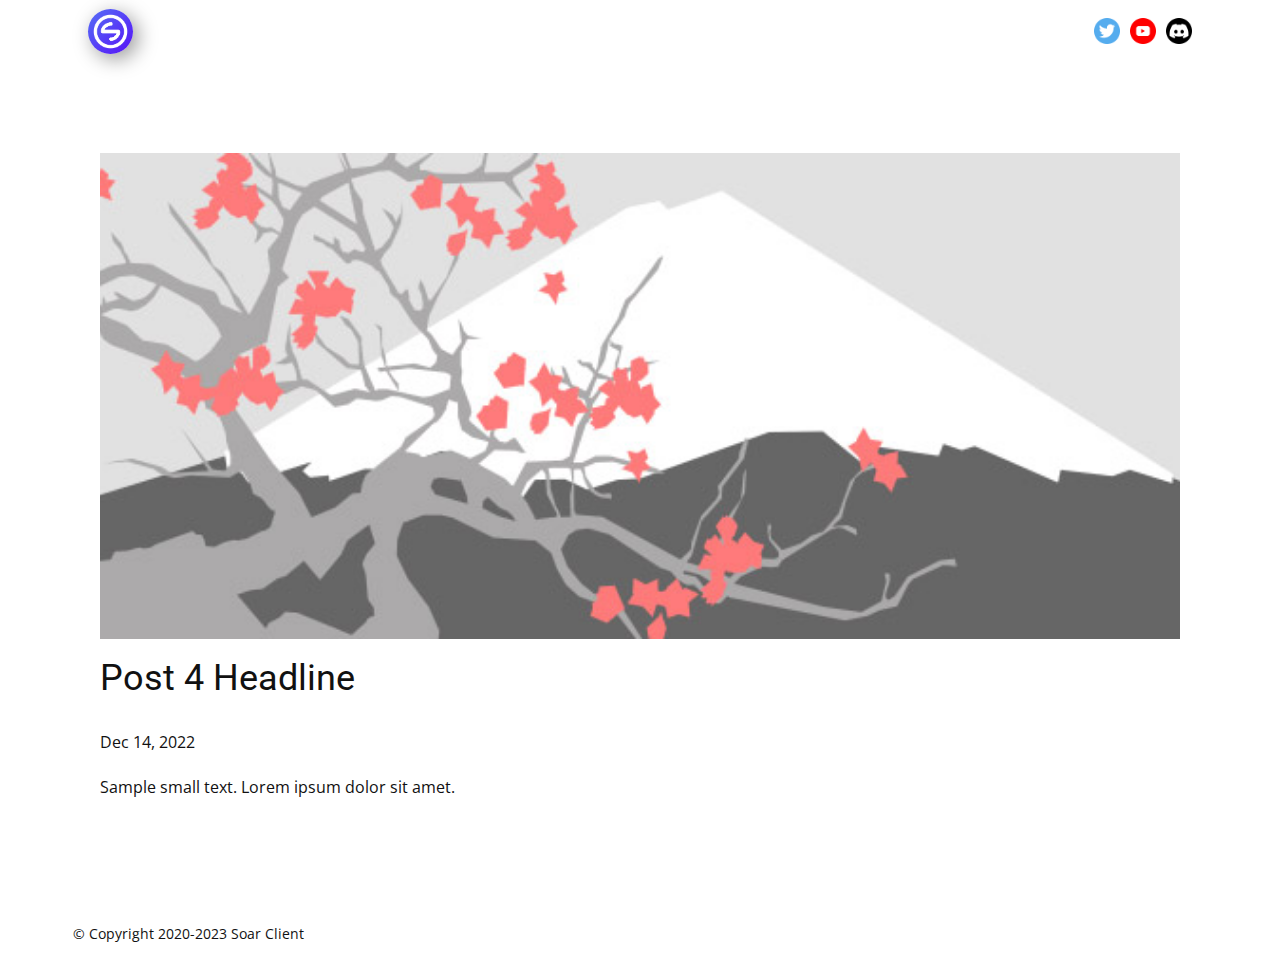
<file: blog/post-3.html>
<!DOCTYPE html>
<html style="font-size: 16px;" lang="en"><head>
    <meta name="viewport" content="width=device-width, initial-scale=1.0">
    <meta charset="utf-8">
    <meta name="keywords" content="Post 1 Headline">
    <meta name="description" content="">
    <title>Post 4 Headline</title>
    <link rel="stylesheet" href="../nicepage.css" media="screen">
<link rel="stylesheet" href="../Post-Template.css" media="screen">
    <script class="u-script" type="text/javascript" src="../jquery.js" defer=""></script>
    <script class="u-script" type="text/javascript" src="../nicepage.js" defer=""></script>
    <meta name="generator" content="Nicepage 5.1.5, nicepage.com">
    <link id="u-theme-google-font" rel="stylesheet" href="https://fonts.googleapis.com/css?family=Roboto:100,100i,300,300i,400,400i,500,500i,700,700i,900,900i|Open+Sans:300,300i,400,400i,500,500i,600,600i,700,700i,800,800i">
    
    
    <script type="application/ld+json">{
		"@context": "http://schema.org",
		"@type": "Organization",
		"name": "Site1",
		"sameAs": [
				"https://twitter.com/Soar_Client",
				"https://www.youtube.com/@EldoDebug",
				"https://discord.gg/NX8nffeJct"
		]
}</script>
    <meta name="theme-color" content="#478ac9">
    <meta name="twitter:site" content="@">
    <meta name="twitter:card" content="summary_large_image">
    <meta name="twitter:title" content="Post Template">
    <meta name="twitter:description" content="Site1">
  </head>
  <body class="u-body u-xl-mode" data-lang="en"><header class="u-align-center-sm u-align-center-xs u-clearfix u-header u-header" id="sec-25a6"><div class="u-clearfix u-sheet u-sheet-1">
        <div class="u-social-icons u-spacing-10 u-social-icons-1">
          <a class="u-social-url" target="_blank" data-type="Twitter" title="twitter" href="https://twitter.com/Soar_Client"><span class="u-file-icon u-icon u-social-icon u-social-twitter u-icon-1"><img src="../images/3670151-6cbcf819.png" alt=""></span>
          </a>
          <a class="u-social-url" target="_blank" data-type="YouTube" title="YouTube" href="https://www.youtube.com/@EldoDebug"><span class="u-file-icon u-icon u-social-icon u-social-youtube u-icon-2"><img src="../images/3670147.png" alt=""></span>
          </a>
          <a class="u-social-url" target="_blank" data-type="Facebook" title="Discord" href="https://discord.gg/NX8nffeJct"><span class="u-file-icon u-icon u-social-facebook u-social-icon u-icon-3"><img src="../images/5968968.png" alt=""></span>
          </a>
        </div>
        <div class="u-image u-image-circle u-preserve-proportions u-image-1" alt="" data-image-width="1080" data-image-height="1080"></div>
      </div></header>
    <section class="u-align-center u-clearfix u-section-1" id="sec-46fd">
      <div class="u-clearfix u-sheet u-valign-middle-md u-valign-middle-sm u-valign-middle-xs u-sheet-1"><!--post_details--><!--post_details_options_json--><!--{"source":""}--><!--/post_details_options_json--><!--blog_post-->
        <div class="u-container-style u-expanded-width u-post-details u-post-details-1">
          <div class="u-container-layout u-valign-middle u-container-layout-1"><!--blog_post_image-->
            <img alt="" class="u-blog-control u-expanded-width u-image u-image-default u-image-1" src="../images/0fd3416c.jpeg"><!--/blog_post_image--><!--blog_post_header-->
            <h2 class="u-blog-control u-text u-text-1">Post 4 Headline</h2><!--/blog_post_header--><!--blog_post_metadata-->
            <div class="u-blog-control u-metadata u-metadata-1"><!--blog_post_metadata_date-->
              <span class="u-meta-date u-meta-icon">Dec 14, 2022</span><!--/blog_post_metadata_date--><!--blog_post_metadata_category-->
              <!--/blog_post_metadata_category--><!--blog_post_metadata_comments-->
              <!--/blog_post_metadata_comments-->
            </div><!--/blog_post_metadata--><!--blog_post_content-->
            <div class="u-align-justify u-blog-control u-post-content u-text u-text-2 fr-view">
  Sample small text. Lorem ipsum dolor sit amet.
  </div><!--/blog_post_content-->
          </div>
        </div><!--/blog_post--><!--/post_details-->
      </div>
    </section>
    
    
    <footer class="u-align-center u-clearfix u-footer u-white u-footer" id="sec-aa3d"><div class="u-clearfix u-sheet u-sheet-1">
        <p class="u-small-text u-text u-text-variant u-text-1"> © Copyright 2020-2023 Soar Client</p>
      </div></footer>
  
</body></html>
</file>
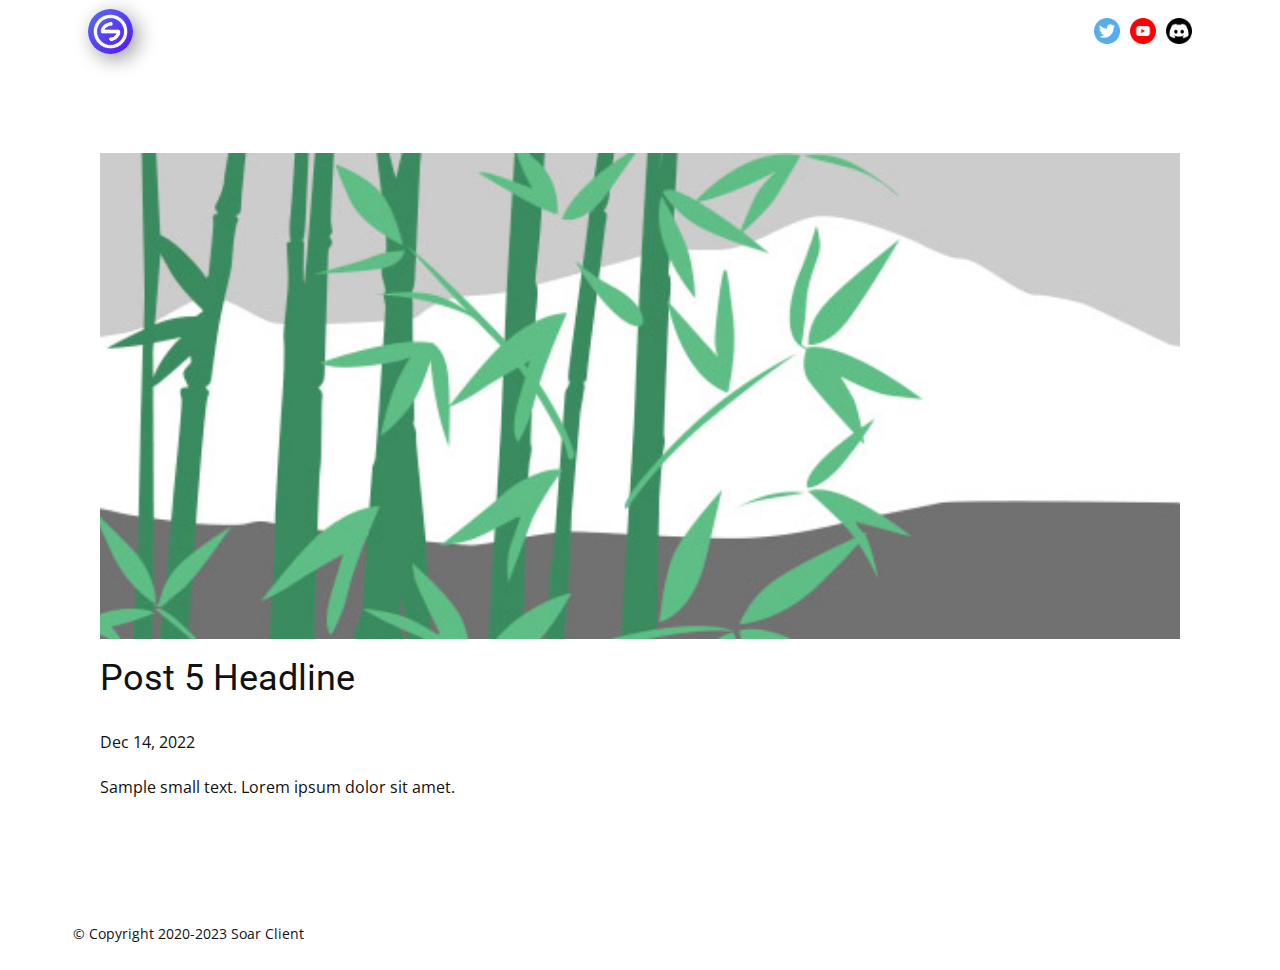
<file: blog/post-4.html>
<!DOCTYPE html>
<html style="font-size: 16px;" lang="en"><head>
    <meta name="viewport" content="width=device-width, initial-scale=1.0">
    <meta charset="utf-8">
    <meta name="keywords" content="Post 1 Headline">
    <meta name="description" content="">
    <title>Post 5 Headline</title>
    <link rel="stylesheet" href="../nicepage.css" media="screen">
<link rel="stylesheet" href="../Post-Template.css" media="screen">
    <script class="u-script" type="text/javascript" src="../jquery.js" defer=""></script>
    <script class="u-script" type="text/javascript" src="../nicepage.js" defer=""></script>
    <meta name="generator" content="Nicepage 5.1.5, nicepage.com">
    <link id="u-theme-google-font" rel="stylesheet" href="https://fonts.googleapis.com/css?family=Roboto:100,100i,300,300i,400,400i,500,500i,700,700i,900,900i|Open+Sans:300,300i,400,400i,500,500i,600,600i,700,700i,800,800i">
    
    
    <script type="application/ld+json">{
		"@context": "http://schema.org",
		"@type": "Organization",
		"name": "Site1",
		"sameAs": [
				"https://twitter.com/Soar_Client",
				"https://www.youtube.com/@EldoDebug",
				"https://discord.gg/NX8nffeJct"
		]
}</script>
    <meta name="theme-color" content="#478ac9">
    <meta name="twitter:site" content="@">
    <meta name="twitter:card" content="summary_large_image">
    <meta name="twitter:title" content="Post Template">
    <meta name="twitter:description" content="Site1">
  </head>
  <body class="u-body u-xl-mode" data-lang="en"><header class="u-align-center-sm u-align-center-xs u-clearfix u-header u-header" id="sec-25a6"><div class="u-clearfix u-sheet u-sheet-1">
        <div class="u-social-icons u-spacing-10 u-social-icons-1">
          <a class="u-social-url" target="_blank" data-type="Twitter" title="twitter" href="https://twitter.com/Soar_Client"><span class="u-file-icon u-icon u-social-icon u-social-twitter u-icon-1"><img src="../images/3670151-6cbcf819.png" alt=""></span>
          </a>
          <a class="u-social-url" target="_blank" data-type="YouTube" title="YouTube" href="https://www.youtube.com/@EldoDebug"><span class="u-file-icon u-icon u-social-icon u-social-youtube u-icon-2"><img src="../images/3670147.png" alt=""></span>
          </a>
          <a class="u-social-url" target="_blank" data-type="Facebook" title="Discord" href="https://discord.gg/NX8nffeJct"><span class="u-file-icon u-icon u-social-facebook u-social-icon u-icon-3"><img src="../images/5968968.png" alt=""></span>
          </a>
        </div>
        <div class="u-image u-image-circle u-preserve-proportions u-image-1" alt="" data-image-width="1080" data-image-height="1080"></div>
      </div></header>
    <section class="u-align-center u-clearfix u-section-1" id="sec-46fd">
      <div class="u-clearfix u-sheet u-valign-middle-md u-valign-middle-sm u-valign-middle-xs u-sheet-1"><!--post_details--><!--post_details_options_json--><!--{"source":""}--><!--/post_details_options_json--><!--blog_post-->
        <div class="u-container-style u-expanded-width u-post-details u-post-details-1">
          <div class="u-container-layout u-valign-middle u-container-layout-1"><!--blog_post_image-->
            <img alt="" class="u-blog-control u-expanded-width u-image u-image-default u-image-1" src="../images/68f64b9d.jpeg"><!--/blog_post_image--><!--blog_post_header-->
            <h2 class="u-blog-control u-text u-text-1">Post 5 Headline</h2><!--/blog_post_header--><!--blog_post_metadata-->
            <div class="u-blog-control u-metadata u-metadata-1"><!--blog_post_metadata_date-->
              <span class="u-meta-date u-meta-icon">Dec 14, 2022</span><!--/blog_post_metadata_date--><!--blog_post_metadata_category-->
              <!--/blog_post_metadata_category--><!--blog_post_metadata_comments-->
              <!--/blog_post_metadata_comments-->
            </div><!--/blog_post_metadata--><!--blog_post_content-->
            <div class="u-align-justify u-blog-control u-post-content u-text u-text-2 fr-view">
  Sample small text. Lorem ipsum dolor sit amet.
  </div><!--/blog_post_content-->
          </div>
        </div><!--/blog_post--><!--/post_details-->
      </div>
    </section>
    
    
    <footer class="u-align-center u-clearfix u-footer u-white u-footer" id="sec-aa3d"><div class="u-clearfix u-sheet u-sheet-1">
        <p class="u-small-text u-text u-text-variant u-text-1"> © Copyright 2020-2023 Soar Client</p>
      </div></footer>
  
</body></html>
</file>
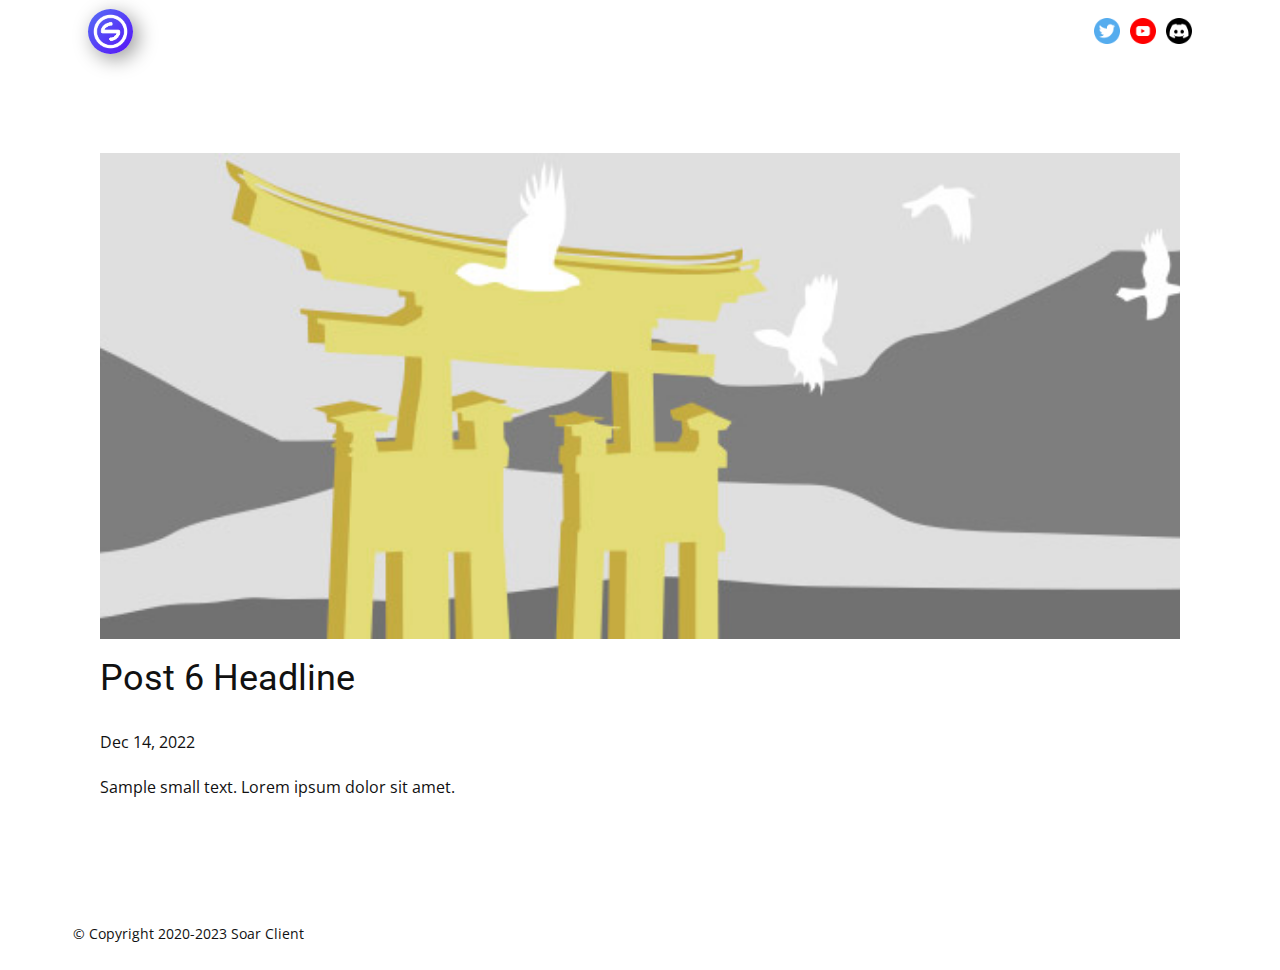
<file: blog/post-5.html>
<!DOCTYPE html>
<html style="font-size: 16px;" lang="en"><head>
    <meta name="viewport" content="width=device-width, initial-scale=1.0">
    <meta charset="utf-8">
    <meta name="keywords" content="Post 1 Headline">
    <meta name="description" content="">
    <title>Post 6 Headline</title>
    <link rel="stylesheet" href="../nicepage.css" media="screen">
<link rel="stylesheet" href="../Post-Template.css" media="screen">
    <script class="u-script" type="text/javascript" src="../jquery.js" defer=""></script>
    <script class="u-script" type="text/javascript" src="../nicepage.js" defer=""></script>
    <meta name="generator" content="Nicepage 5.1.5, nicepage.com">
    <link id="u-theme-google-font" rel="stylesheet" href="https://fonts.googleapis.com/css?family=Roboto:100,100i,300,300i,400,400i,500,500i,700,700i,900,900i|Open+Sans:300,300i,400,400i,500,500i,600,600i,700,700i,800,800i">
    
    
    <script type="application/ld+json">{
		"@context": "http://schema.org",
		"@type": "Organization",
		"name": "Site1",
		"sameAs": [
				"https://twitter.com/Soar_Client",
				"https://www.youtube.com/@EldoDebug",
				"https://discord.gg/NX8nffeJct"
		]
}</script>
    <meta name="theme-color" content="#478ac9">
    <meta name="twitter:site" content="@">
    <meta name="twitter:card" content="summary_large_image">
    <meta name="twitter:title" content="Post Template">
    <meta name="twitter:description" content="Site1">
  </head>
  <body class="u-body u-xl-mode" data-lang="en"><header class="u-align-center-sm u-align-center-xs u-clearfix u-header u-header" id="sec-25a6"><div class="u-clearfix u-sheet u-sheet-1">
        <div class="u-social-icons u-spacing-10 u-social-icons-1">
          <a class="u-social-url" target="_blank" data-type="Twitter" title="twitter" href="https://twitter.com/Soar_Client"><span class="u-file-icon u-icon u-social-icon u-social-twitter u-icon-1"><img src="../images/3670151-6cbcf819.png" alt=""></span>
          </a>
          <a class="u-social-url" target="_blank" data-type="YouTube" title="YouTube" href="https://www.youtube.com/@EldoDebug"><span class="u-file-icon u-icon u-social-icon u-social-youtube u-icon-2"><img src="../images/3670147.png" alt=""></span>
          </a>
          <a class="u-social-url" target="_blank" data-type="Facebook" title="Discord" href="https://discord.gg/NX8nffeJct"><span class="u-file-icon u-icon u-social-facebook u-social-icon u-icon-3"><img src="../images/5968968.png" alt=""></span>
          </a>
        </div>
        <div class="u-image u-image-circle u-preserve-proportions u-image-1" alt="" data-image-width="1080" data-image-height="1080"></div>
      </div></header>
    <section class="u-align-center u-clearfix u-section-1" id="sec-46fd">
      <div class="u-clearfix u-sheet u-valign-middle-md u-valign-middle-sm u-valign-middle-xs u-sheet-1"><!--post_details--><!--post_details_options_json--><!--{"source":""}--><!--/post_details_options_json--><!--blog_post-->
        <div class="u-container-style u-expanded-width u-post-details u-post-details-1">
          <div class="u-container-layout u-valign-middle u-container-layout-1"><!--blog_post_image-->
            <img alt="" class="u-blog-control u-expanded-width u-image u-image-default u-image-1" src="../images/8ad73f3c.jpeg"><!--/blog_post_image--><!--blog_post_header-->
            <h2 class="u-blog-control u-text u-text-1">Post 6 Headline</h2><!--/blog_post_header--><!--blog_post_metadata-->
            <div class="u-blog-control u-metadata u-metadata-1"><!--blog_post_metadata_date-->
              <span class="u-meta-date u-meta-icon">Dec 14, 2022</span><!--/blog_post_metadata_date--><!--blog_post_metadata_category-->
              <!--/blog_post_metadata_category--><!--blog_post_metadata_comments-->
              <!--/blog_post_metadata_comments-->
            </div><!--/blog_post_metadata--><!--blog_post_content-->
            <div class="u-align-justify u-blog-control u-post-content u-text u-text-2 fr-view">
  Sample small text. Lorem ipsum dolor sit amet.
  </div><!--/blog_post_content-->
          </div>
        </div><!--/blog_post--><!--/post_details-->
      </div>
    </section>
    
    
    <footer class="u-align-center u-clearfix u-footer u-white u-footer" id="sec-aa3d"><div class="u-clearfix u-sheet u-sheet-1">
        <p class="u-small-text u-text u-text-variant u-text-1"> © Copyright 2020-2023 Soar Client</p>
      </div></footer>
  
</body></html>
</file>
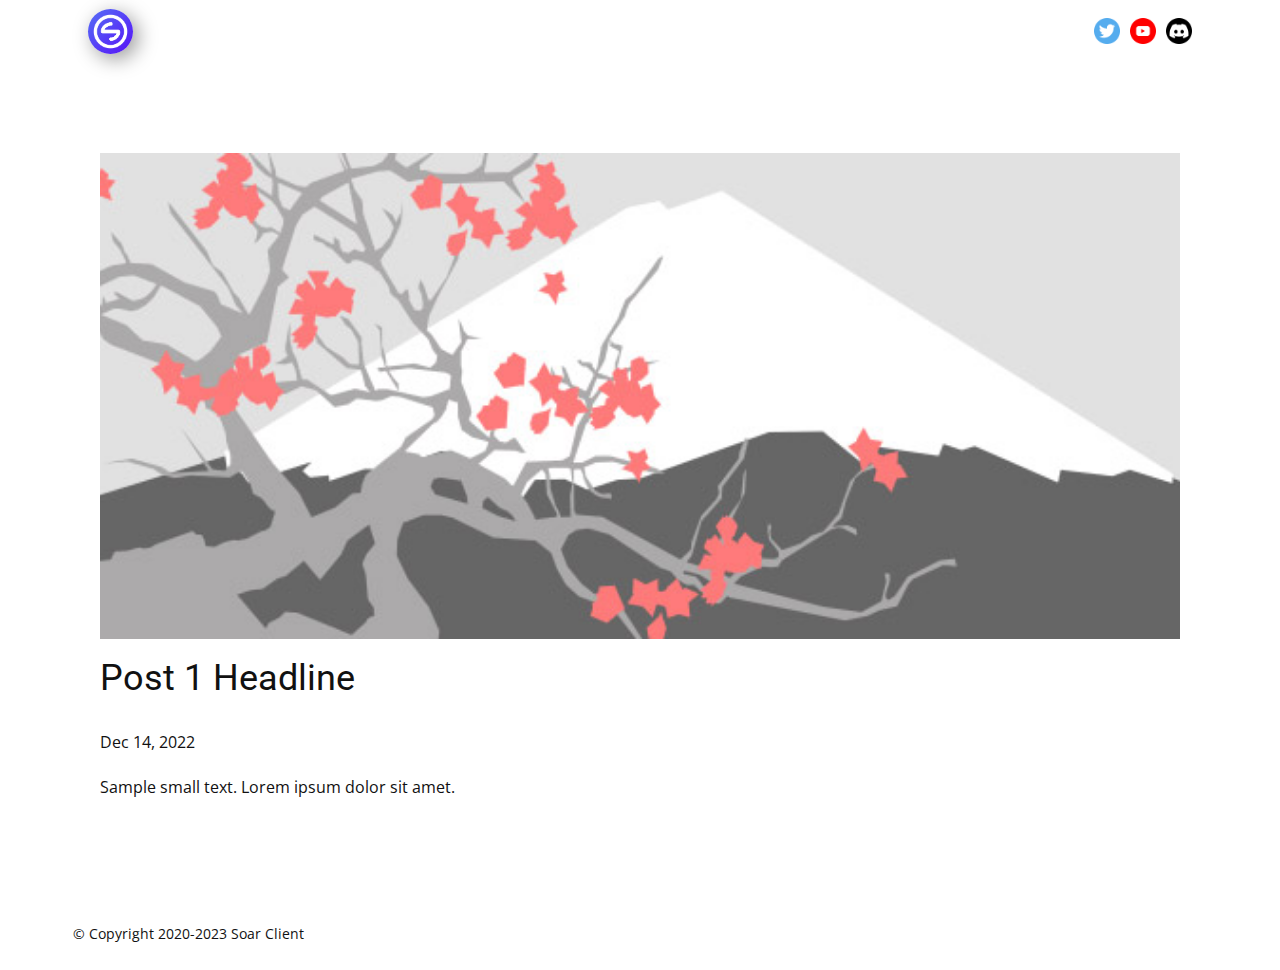
<file: blog/post.html>
<!DOCTYPE html>
<html style="font-size: 16px;" lang="en"><head>
    <meta name="viewport" content="width=device-width, initial-scale=1.0">
    <meta charset="utf-8">
    <meta name="keywords" content="Post 1 Headline">
    <meta name="description" content="">
    <title>Post 1 Headline</title>
    <link rel="stylesheet" href="../nicepage.css" media="screen">
<link rel="stylesheet" href="../Post-Template.css" media="screen">
    <script class="u-script" type="text/javascript" src="../jquery.js" defer=""></script>
    <script class="u-script" type="text/javascript" src="../nicepage.js" defer=""></script>
    <meta name="generator" content="Nicepage 5.1.5, nicepage.com">
    <link id="u-theme-google-font" rel="stylesheet" href="https://fonts.googleapis.com/css?family=Roboto:100,100i,300,300i,400,400i,500,500i,700,700i,900,900i|Open+Sans:300,300i,400,400i,500,500i,600,600i,700,700i,800,800i">
    
    
    <script type="application/ld+json">{
		"@context": "http://schema.org",
		"@type": "Organization",
		"name": "Site1",
		"sameAs": [
				"https://twitter.com/Soar_Client",
				"https://www.youtube.com/@EldoDebug",
				"https://discord.gg/NX8nffeJct"
		]
}</script>
    <meta name="theme-color" content="#478ac9">
    <meta name="twitter:site" content="@">
    <meta name="twitter:card" content="summary_large_image">
    <meta name="twitter:title" content="Post Template">
    <meta name="twitter:description" content="Site1">
  </head>
  <body class="u-body u-xl-mode" data-lang="en"><header class="u-align-center-sm u-align-center-xs u-clearfix u-header u-header" id="sec-25a6"><div class="u-clearfix u-sheet u-sheet-1">
        <div class="u-social-icons u-spacing-10 u-social-icons-1">
          <a class="u-social-url" target="_blank" data-type="Twitter" title="twitter" href="https://twitter.com/Soar_Client"><span class="u-file-icon u-icon u-social-icon u-social-twitter u-icon-1"><img src="../images/3670151-6cbcf819.png" alt=""></span>
          </a>
          <a class="u-social-url" target="_blank" data-type="YouTube" title="YouTube" href="https://www.youtube.com/@EldoDebug"><span class="u-file-icon u-icon u-social-icon u-social-youtube u-icon-2"><img src="../images/3670147.png" alt=""></span>
          </a>
          <a class="u-social-url" target="_blank" data-type="Facebook" title="Discord" href="https://discord.gg/NX8nffeJct"><span class="u-file-icon u-icon u-social-facebook u-social-icon u-icon-3"><img src="../images/5968968.png" alt=""></span>
          </a>
        </div>
        <div class="u-image u-image-circle u-preserve-proportions u-image-1" alt="" data-image-width="1080" data-image-height="1080"></div>
      </div></header>
    <section class="u-align-center u-clearfix u-section-1" id="sec-46fd">
      <div class="u-clearfix u-sheet u-valign-middle-md u-valign-middle-sm u-valign-middle-xs u-sheet-1"><!--post_details--><!--post_details_options_json--><!--{"source":""}--><!--/post_details_options_json--><!--blog_post-->
        <div class="u-container-style u-expanded-width u-post-details u-post-details-1">
          <div class="u-container-layout u-valign-middle u-container-layout-1"><!--blog_post_image-->
            <img alt="" class="u-blog-control u-expanded-width u-image u-image-default u-image-1" src="../images/0fd3416c.jpeg"><!--/blog_post_image--><!--blog_post_header-->
            <h2 class="u-blog-control u-text u-text-1">Post 1 Headline</h2><!--/blog_post_header--><!--blog_post_metadata-->
            <div class="u-blog-control u-metadata u-metadata-1"><!--blog_post_metadata_date-->
              <span class="u-meta-date u-meta-icon">Dec 14, 2022</span><!--/blog_post_metadata_date--><!--blog_post_metadata_category-->
              <!--/blog_post_metadata_category--><!--blog_post_metadata_comments-->
              <!--/blog_post_metadata_comments-->
            </div><!--/blog_post_metadata--><!--blog_post_content-->
            <div class="u-align-justify u-blog-control u-post-content u-text u-text-2 fr-view">
  Sample small text. Lorem ipsum dolor sit amet.
  </div><!--/blog_post_content-->
          </div>
        </div><!--/blog_post--><!--/post_details-->
      </div>
    </section>
    
    
    <footer class="u-align-center u-clearfix u-footer u-white u-footer" id="sec-aa3d"><div class="u-clearfix u-sheet u-sheet-1">
        <p class="u-small-text u-text u-text-variant u-text-1"> © Copyright 2020-2023 Soar Client</p>
      </div></footer>
  
</body></html>
</file>
